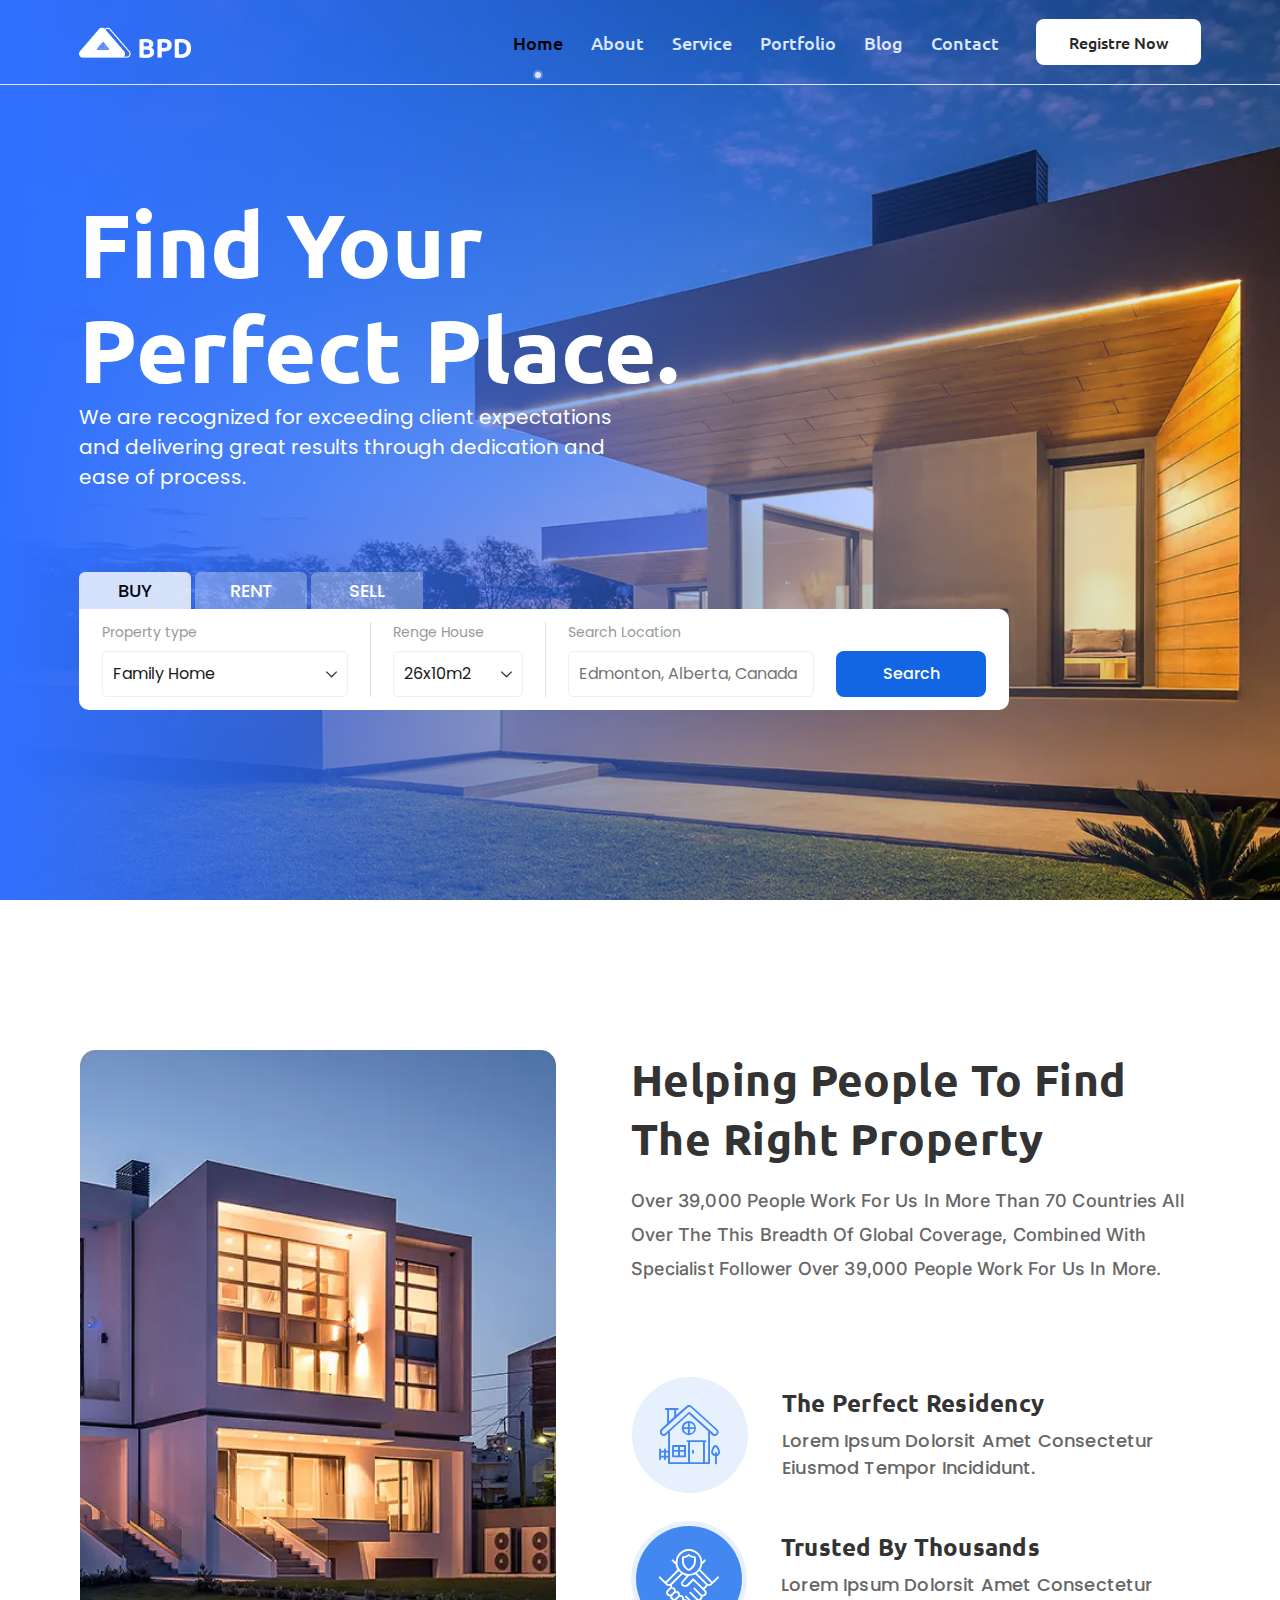
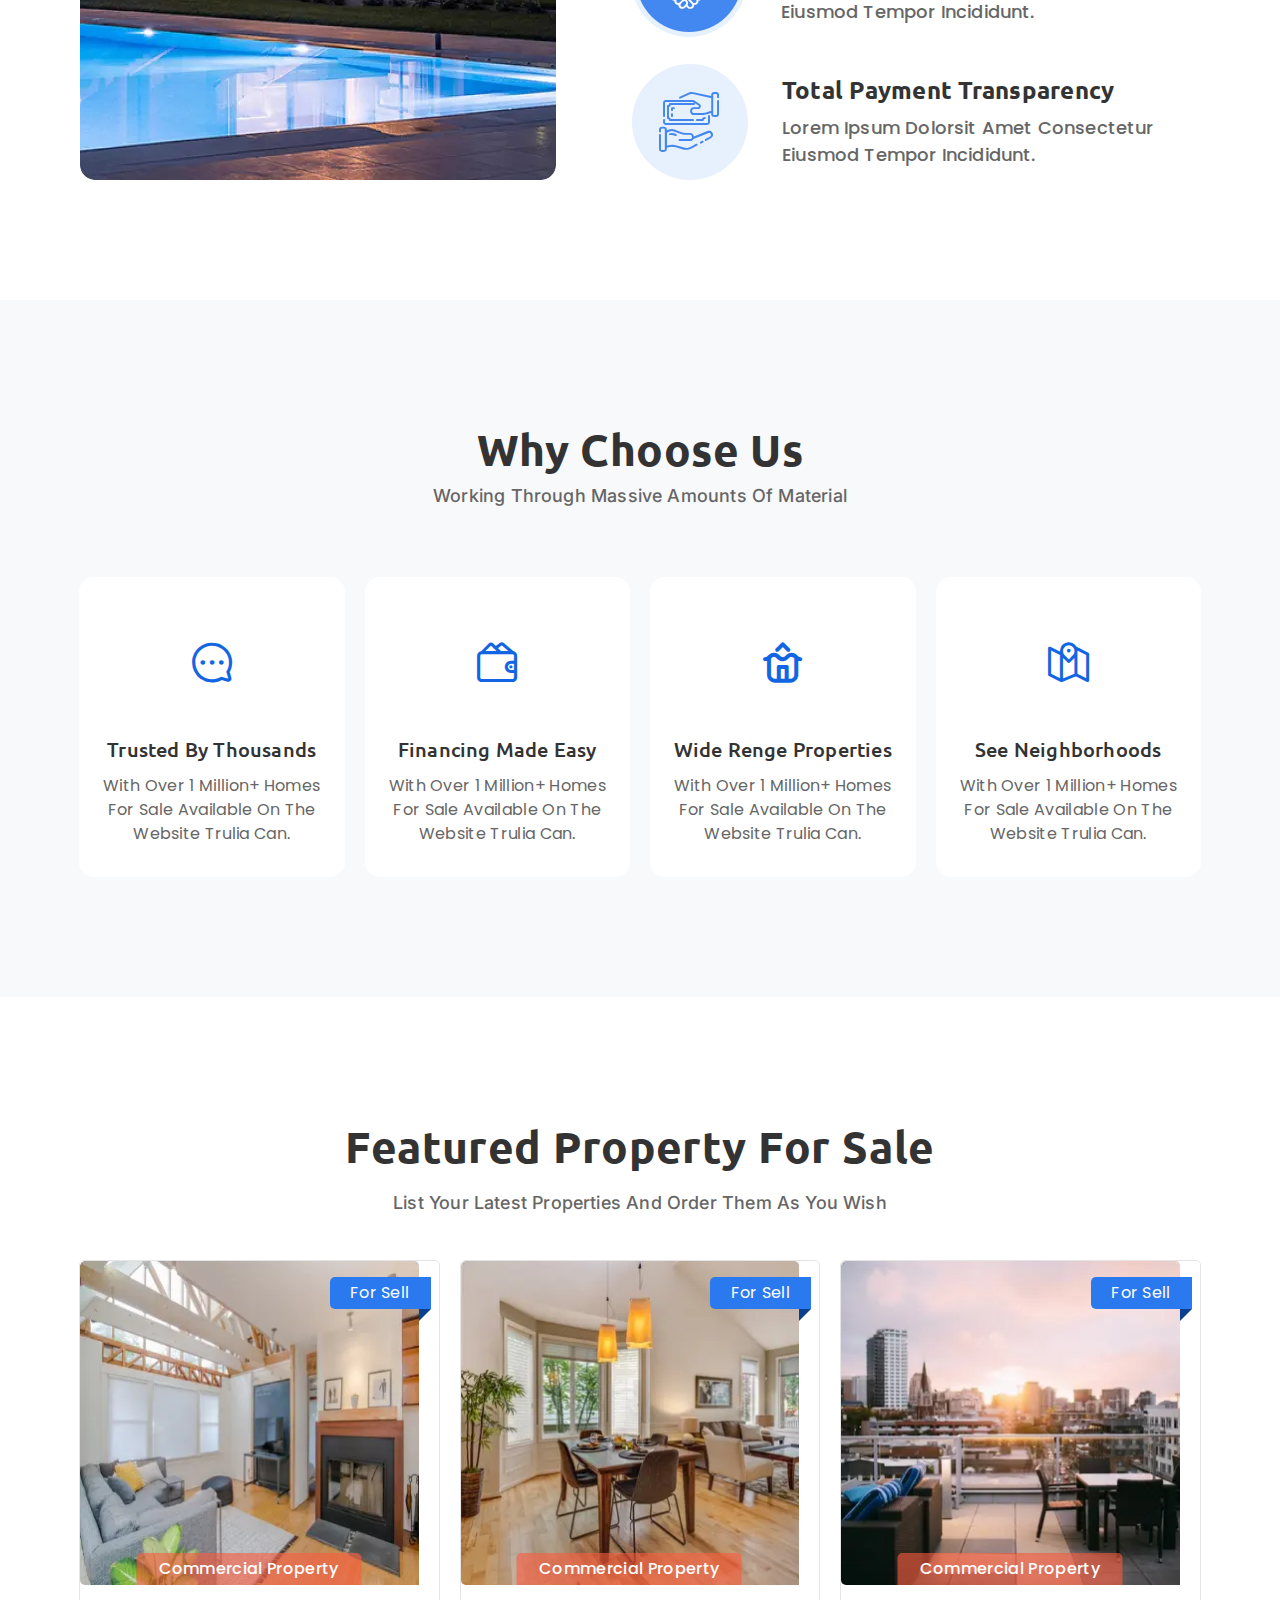
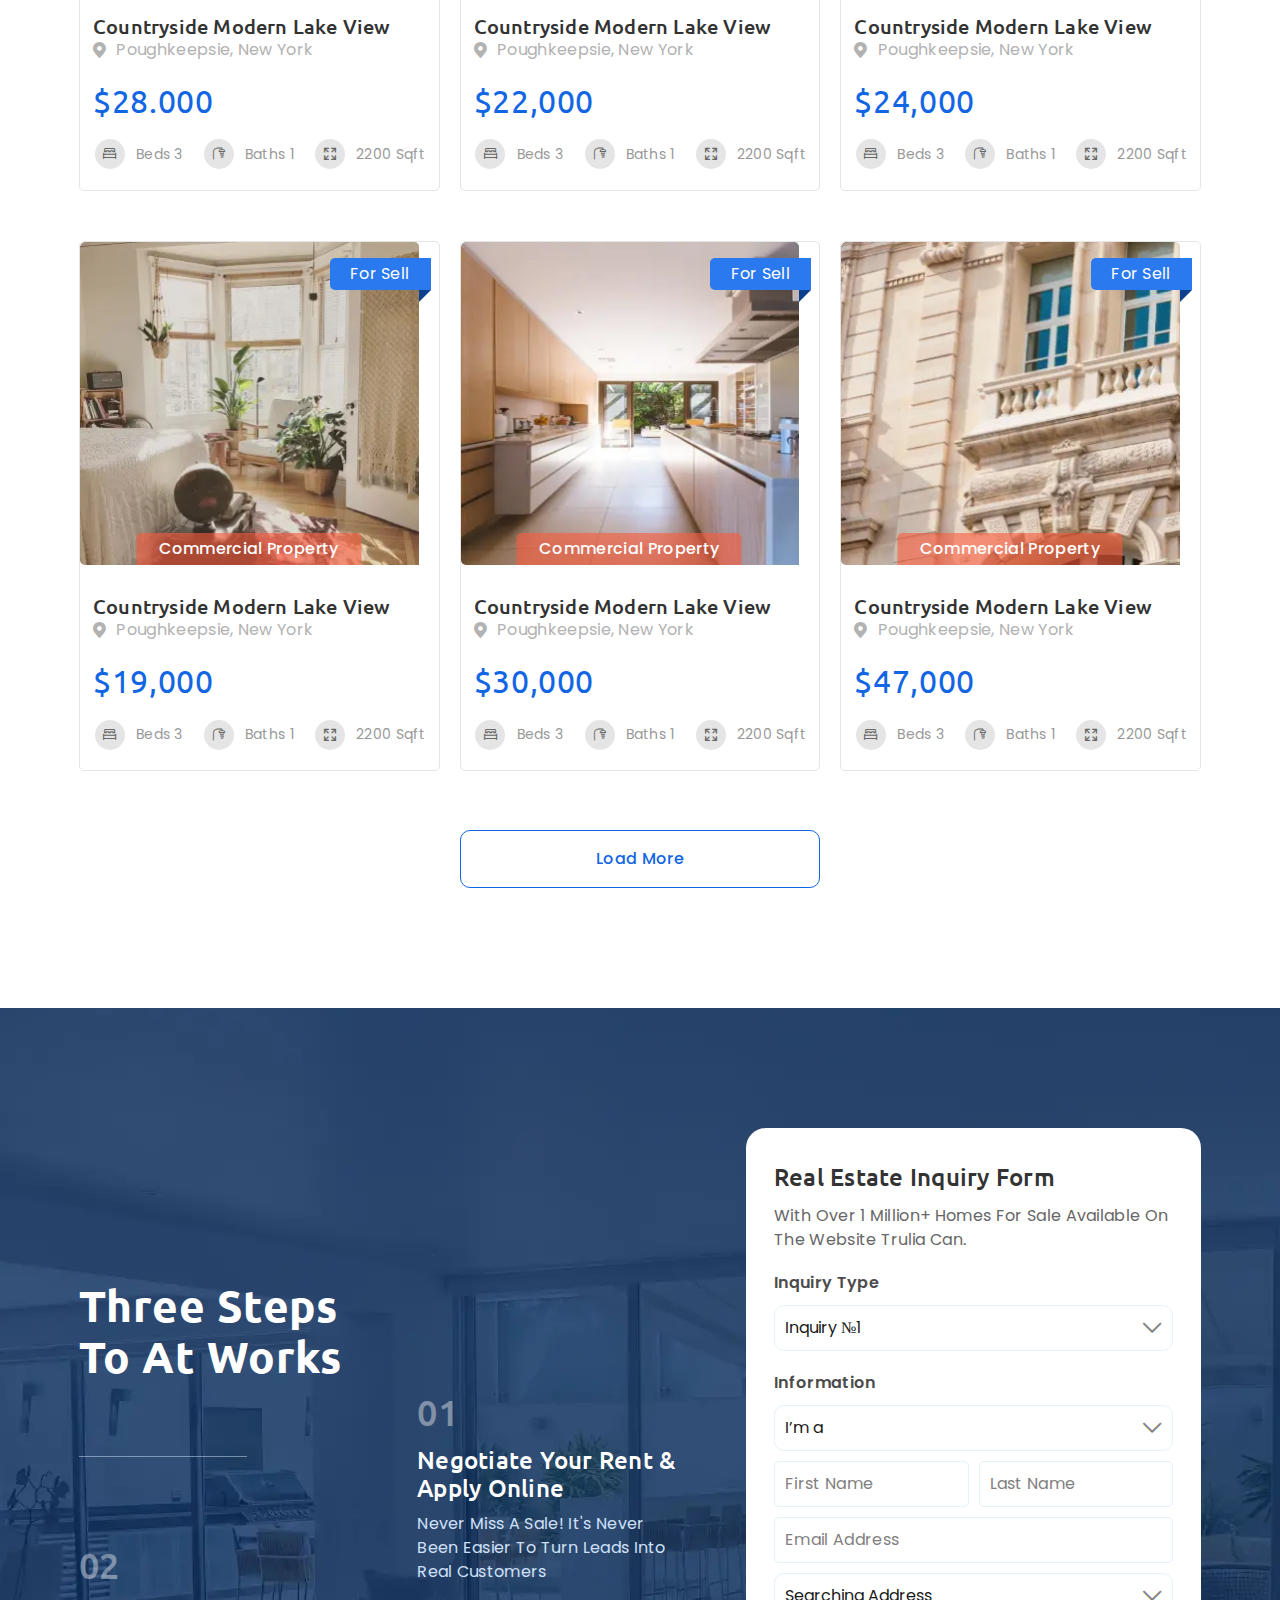
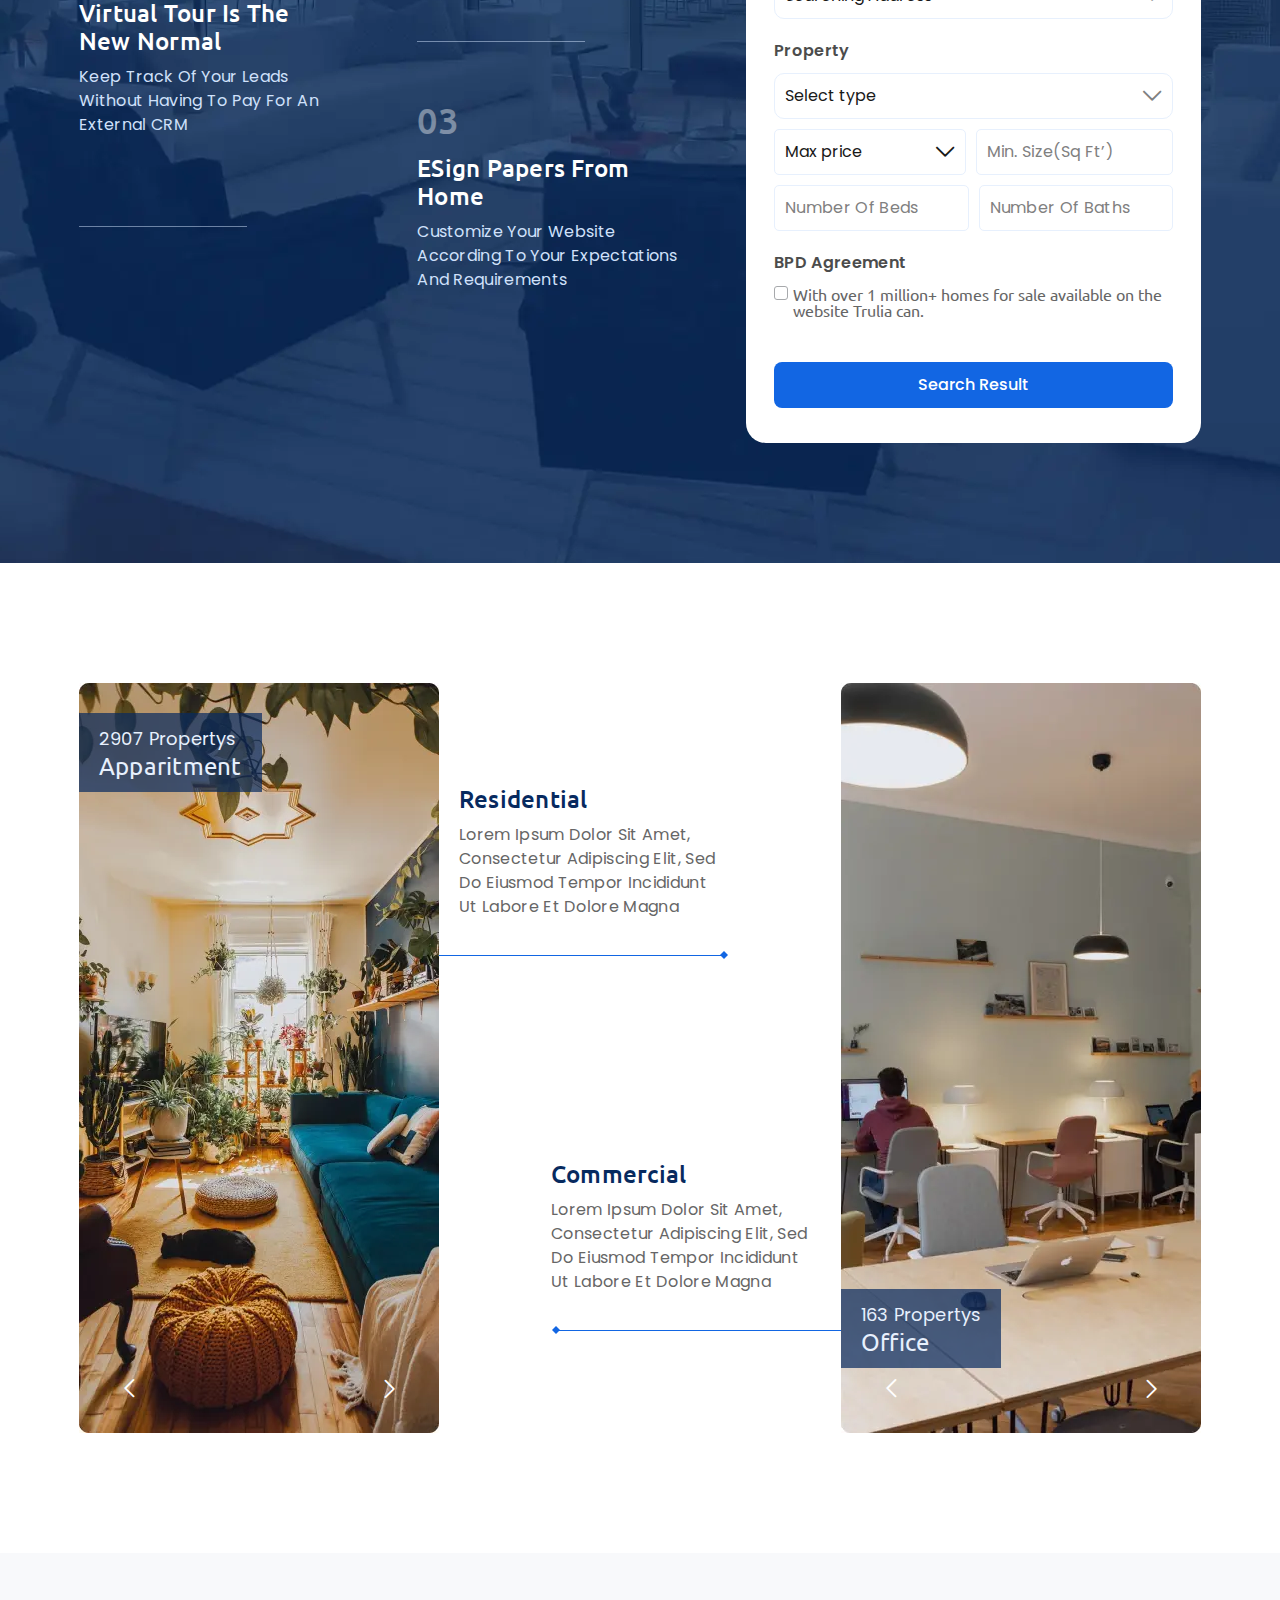
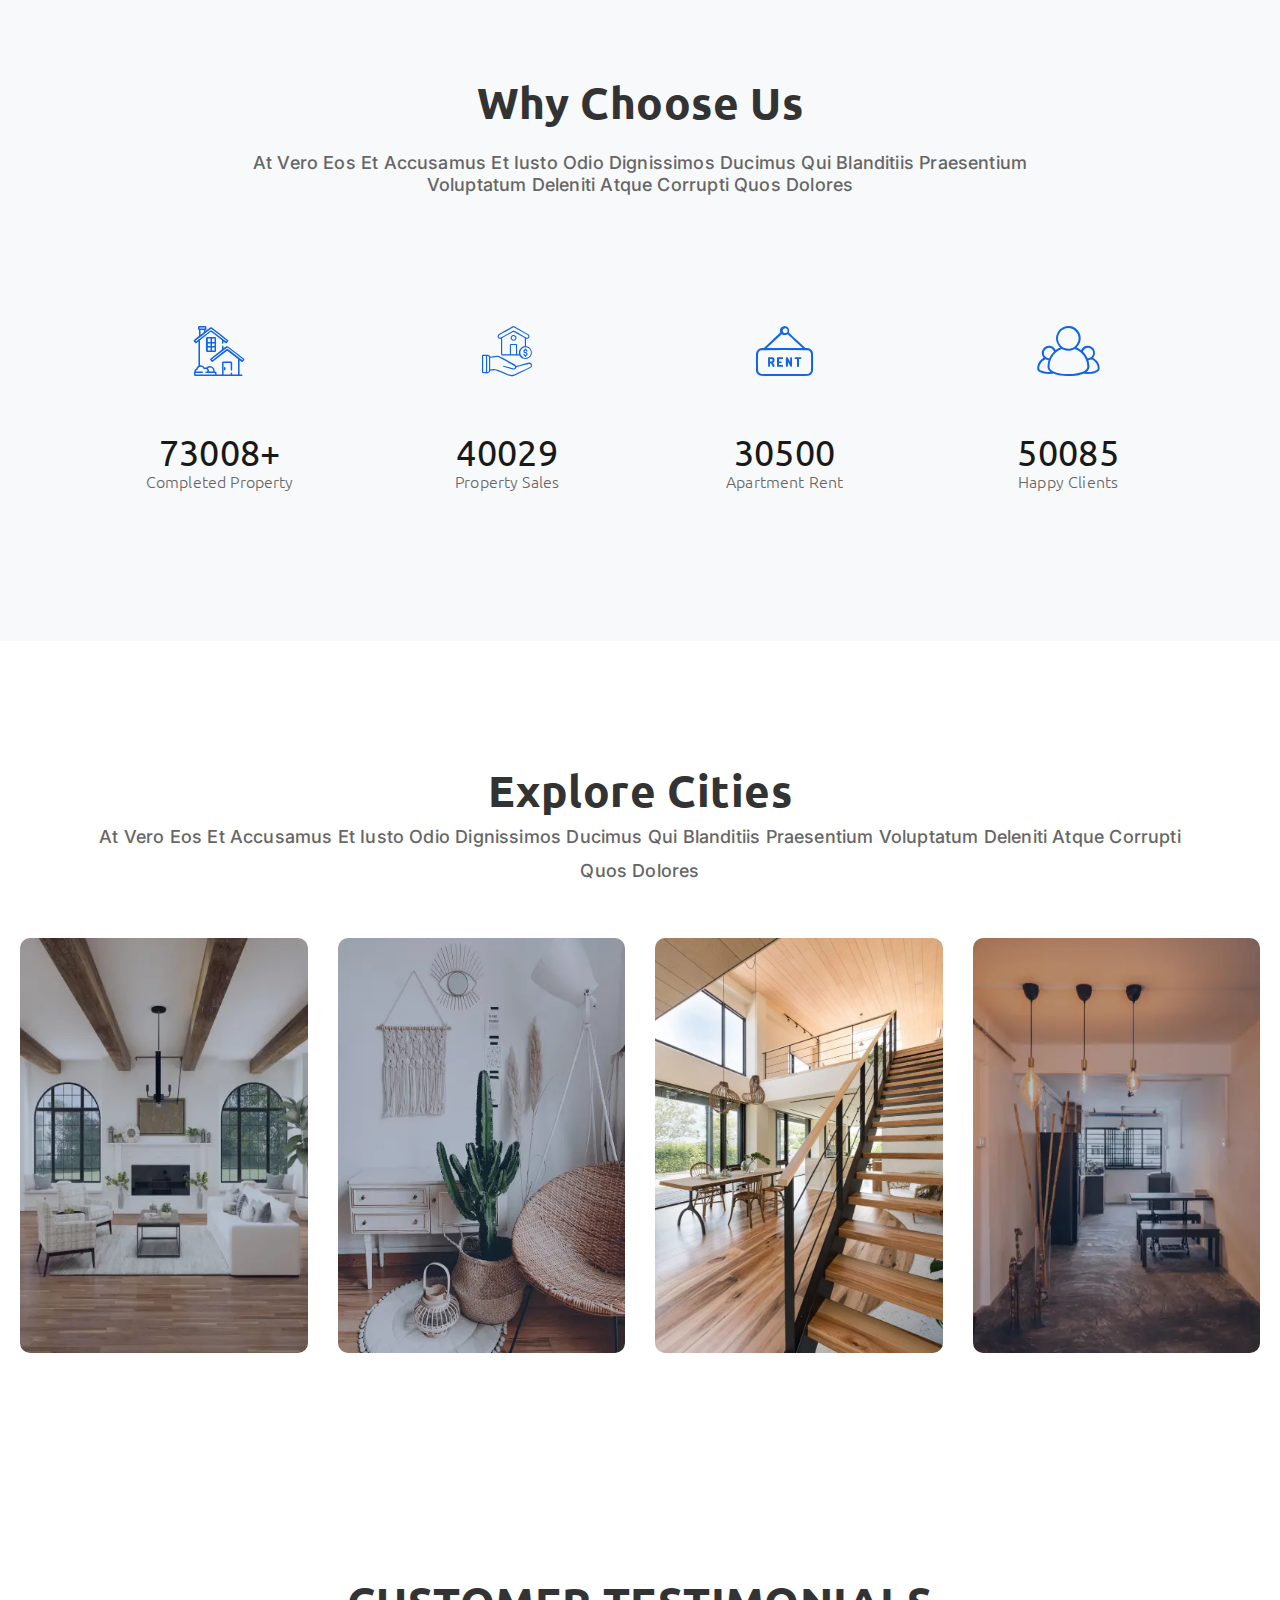
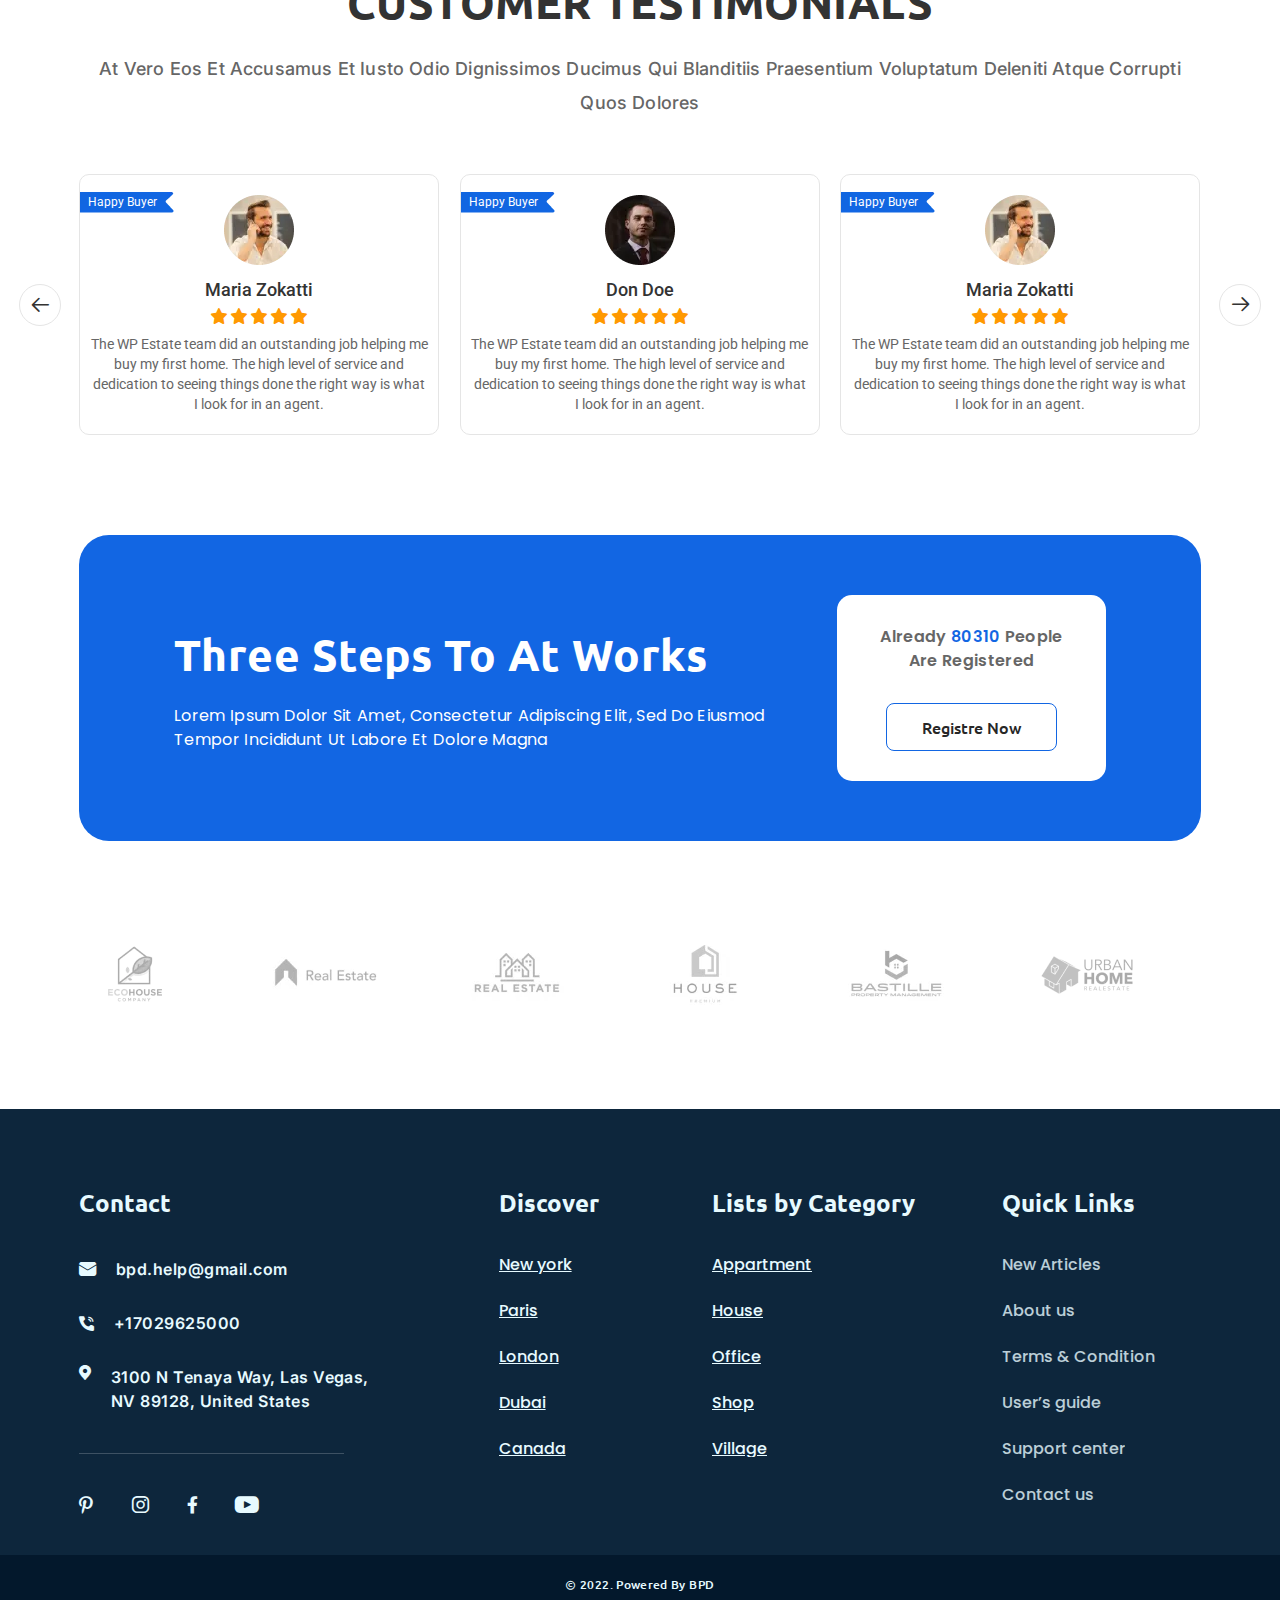
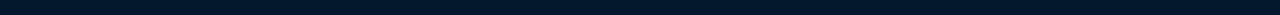
<file: index.html>
<!DOCTYPE html>
<html lang="ru">

<head>
	<title>Главная</title>
	<meta charset="UTF-8">
	<meta name="format-detection" content="telephone=no">
	<!-- <style>body{opacity: 0;}</style> -->
	<link rel="stylesheet" href="css/style.min.css?_v=20230407173939">
	<link rel="shortcut icon" href="favicon.ico">
	<!-- <meta name="robots" content="noindex, nofollow"> -->
	<meta name="viewport" content="width=device-width, initial-scale=1.0">
</head>

<body>
	<div data-sticky class="wrapper">
		<header data-watch="navigator" class="header">
			<span class="horizont-line"></span>
			<div class="header__gradient"></div>
			<div class="header__container">
				<div data-sticky-header class="header__top top-header">
					<div data-sticky-item class="top-header__block">
						<a href="" class="top-header__logo">
							<picture><source srcset="img/logo.webp" type="image/webp"><img src="img/logo.png" alt="Логотип"></picture>
						</a>
						<div class="menu">
							<button type="button" class="menu__icon icon-menu"><span></span></button>
							<nav class="menu__body">

							</nav>
						</div>
						<nav data-da=".menu__body, 991.98" class="top-header__menu">
							<ul>
								<li class="top-header__item">
									<a href="" data-goto-top="90" data-goto=".header" class="top-header__link">Home</a>
								</li>
								<li class="top-header__item">
									<a href="" data-goto-top="90" data-goto=".helping__container" class="top-header__link">About</a>
								</li>
								<li class="top-header__item">
									<a href="" data-goto-top="90" data-goto=".about__container" class="top-header__link">Service</a>
								</li>
								<li class="top-header__item">
									<a href="" data-goto=".estate-sale" class="top-header__link">Portfolio</a>
								</li>
								<li class="top-header__item">
									<a href="" data-goto-top="90" data-goto=".reviews__container" class="top-header__link">Blog</a>
								</li>
								<li class="top-header__item">
									<a href="" data-goto=".footer" class="top-header__link">Contact</a>
								</li>
							</ul>
							<button type="submit" class="top-header__button button">Registre Now</button>
						</nav>
					</div>
				</div>

				<div class="header__main main-header">
					<div class="main-header__title">
						<h1>Find Your Perfect Place.</h1>
						<h3>We are recognized for exceeding client expectations and delivering great
							results through dedication and ease of process.</h3>
					</div>
					<div class="main-header__tabs">
						<div data-tabs class="tabs-header">
							<nav data-tabs-titles class="tabs-header__navigation">
								<button type="button" class="tabs-header__title _tab-active">Buy</button>
								<button type="button" class="tabs-header__title">Rent</button>
								<button type="button" class="tabs-header__title">Sell</button>
							</nav>
							<div data-tabs-body class="tabs-header__content">
								<div class="tabs-header__body">
									<form action="#" class="tabs-header__form form-header">
										<div class="form-header__list">
											<div class="form-header__block">
												<div class="form-header__item form-header__item-one">
													<div class="form-header__label">
														<h3>Property type</h3>
													</div>
													<div class="form-header__select">
														<select name="PropertyType" class="header-select">
															<option value="1" selected>Family Home</option>
															<option value="2">Uninhabited premise</option>
															<option value="3">Earth</option>
														</select>
													</div>
												</div>
												<div class="vertical-line"></div>
												<div class="form-header__item form-header__item-two">
													<div class="form-header__label">
														<h3>Renge House</h3>
													</div>
													<div class="form-header__select">
														<select name="RengeHouse" class="header-select">
															<option value="1" selected>26x10m2</option>
															<option value="2">27x11m2</option>
															<option value="3">28x12m2</option>
														</select>
													</div>
												</div>
												<div class="vertical-line"></div>
												<div class="form-header__item form-header__item-three">
													<div class="form-header__label">
														<h3>Search Location</h3>
													</div>
													<div class="form-header__input">
														<input autocomplete="off" type="text" name="SearchLocation" data-error="Ошибка" placeholder="Edmonton, Alberta, Canada" class="input header-input">
													</div>
												</div>
											</div>

											<button type="submit" class="button form-header__button">Search</button>
										</div>
									</form>
								</div>

								<div class="tabs-header__body">
									<form action="#" class="tabs-header__form form-header">
										<div class="form-header__list">
											<div class="form-header__block">
												<div class="form-header__item form-header__item-one">
													<div class="form-header__label">
														<h3>Property type</h3>
													</div>
													<div class="form-header__select">
														<select name="PropertyType" class="header-select">
															<option value="1">Family Home</option>
															<option value="2" selected>Uninhabited premise</option>
															<option value="3">Earth</option>
														</select>
													</div>
												</div>
												<div class="vertical-line"></div>
												<div class="form-header__item form-header__item-two">
													<div class="form-header__label">
														<h3>Renge House</h3>
													</div>
													<div class="form-header__select">
														<select name="RengeHouse" class="header-select">
															<option value="1">26x10m2</option>
															<option value="2" selected>27x11m2</option>
															<option value="3">28x12m2</option>
														</select>
													</div>
												</div>
												<div class="vertical-line"></div>
												<div class="form-header__item form-header__item-three">
													<div class="form-header__label">
														<h3>Search Location</h3>
													</div>
													<div class="form-header__input">
														<input autocomplete="off" type="text" name="SearchLocation" data-error="Ошибка" placeholder="Edmonton, Alberta, Canada" class="input header-input">
													</div>
												</div>
											</div>

											<button type="submit" class="button form-header__button">Search</button>
										</div>
									</form>
								</div>

								<div class="tabs-header__body">
									<form action="#" class="tabs-header__form form-header">
										<div class="form-header__list">
											<div class="form-header__block">
												<div class="form-header__item form-header__item-one">
													<div class="form-header__label">
														<h3>Property type</h3>
													</div>
													<div class="form-header__select">
														<select name="PropertyType" class="header-select">
															<option value="1">Family Home</option>
															<option value="2">Uninhabited premise</option>
															<option value="3" selected>Earth</option>
														</select>
													</div>
												</div>
												<div class="vertical-line"></div>
												<div class="form-header__item form-header__item-two">
													<div class="form-header__label">
														<h3>Renge House</h3>
													</div>
													<div class="form-header__select">
														<select name="RengeHouse" class="header-select">
															<option value="1">26x10m2</option>
															<option value="2">27x11m2</option>
															<option value="3" selected>28x12m2</option>
														</select>
													</div>
												</div>
												<div class="vertical-line"></div>
												<div class="form-header__item form-header__item-three">
													<div class="form-header__label">
														<h3>Search Location</h3>
													</div>
													<div class="form-header__input">
														<input autocomplete="off" type="text" name="SearchLocation" data-error="Ошибка" placeholder="Edmonton, Alberta, Canada" class="input header-input">
													</div>
												</div>
											</div>

											<button type="submit" class="button form-header__button">Search</button>
										</div>
									</form>
								</div>
							</div>
						</div>
					</div>
				</div>

			</div>
		</header>
		<main class="page">
			<!-- Секция 1 -->
			<section class="helping">
				<div data-watch="navigator" class="helping__container">
					<div class="helping__body">
						<div class="helping__image">
							<picture><source srcset="img/home.webp" type="image/webp"><img src="img/home.jpg" alt="home"></picture>
						</div>
						<div class="helping__info">
							<div class="helping__title">
								<h1 class="title">Helping People to Find The Right Property</h1>
								<h2 class="subtitle">Over 39,000 people work for us in more than 70 countries all over the This
									breadth of global
									coverage, combined with specialist follower Over 39,000 people work for us in more.</h2>
							</div>
							<div class="helping__items">
								<div class="helping__item">
									<div class="helping__icon">
										<div class="_icon-residency">
											<div class="helping__icon_fon"></div>
										</div>
									</div>
									<div class="helping__description">
										<h2>The Perfect Residency</h2>
										<p>Lorem ipsum dolorsit amet consectetur eiusmod tempor incididunt.</p>
									</div>
								</div>

								<div class="helping__item">
									<div class="helping__icon">
										<div class="_icon-handshake">
											<div class="helping__icon_fon"></div>
										</div>
									</div>
									<div class="helping__description">
										<h2>Trusted By Thousands</h2>
										<p>Lorem ipsum dolorsit amet consectetur eiusmod tempor incididunt.</p>
									</div>
								</div>


								<div class="helping__item">
									<div class="helping__icon">
										<div class="_icon-payment">
											<div class="helping__icon_fon"></div>
										</div>
									</div>
									<div class="helping__description">
										<h2>Total Payment Transparency</h2>
										<p>Lorem ipsum dolorsit amet consectetur eiusmod tempor incididunt.</p>
									</div>
								</div>
							</div>
						</div>
					</div>
				</div>
			</section>

			<!-- Секция 2 -->
			<section class="about section">
				<div data-watch="navigator" class="about__container">
					<div class="about__body">
						<div class="about__title">
							<h1 class="title">Why Choose Us</h1>
							<h3 class="subtitle">Working through massive amounts of material</h3>
						</div>
						<div class="about__items">
							<div class="about__item">
								<div class="about__icon">
									<div class="_icon-chat icon-about"></div>
								</div>
								<div class="about__description">
									<h2>Trusted By Thousands</h2>
									<p>With over 1 million+ homes for sale available on the website Trulia can.</p>
								</div>
							</div>

							<div class="about__item">
								<div class="about__icon">
									<div class="_icon-wallet icon-about"></div>
								</div>
								<div class="about__description">
									<h2>Financing Made Easy</h2>
									<p>With over 1 million+ homes for sale available on the website Trulia can.</p>
								</div>
							</div>

							<div class="about__item">
								<div class="about__icon">
									<div class="_icon-home icon-about"></div>
								</div>
								<div class="about__description">
									<h2>Wide Renge Properties</h2>
									<p>With over 1 million+ homes for sale available on the website Trulia can.</p>
								</div>
							</div>

							<div class="about__item">
								<div class="about__icon">
									<div class="_icon-map icon-about"></div>
								</div>
								<div class="about__description">
									<h2>See Neighborhoods</h2>
									<p>With over 1 million+ homes for sale available on the website Trulia can.</p>
								</div>
							</div>
						</div>
					</div>
				</div>
			</section>

			<!-- Секция 3 -->
			<section data-watch="navigator" class="estate-sale">
				<div class="estate-sale__container">
					<div class="estate-sale__body">
						<div class="estate-sale__title">
							<h1 class="title">Featured Property For Sale</h1>
							<h3 class="subtitle">List your latest properties and order them as you wish</h3>
						</div>
						<div data-showmore="size" class="estate-sale__content">
							<div data-showmore-content="1155" class="estate-sale__cards">

								<article class="product-card">
									<div class="product-card__top">
										<div class="product-card__image">
											<div class="product-card__actions">
												<div class="product-card__actions-list">
													<a href="#" class="product-card__actions-item">
														<div class="_icon-favorite product-card__actions-icon"></div>
													</a>
													<a href="#" class="product-card__actions-item">
														<div class="_icon-comparison product-card__actions-icon"></div>
													</a>
												</div>
											</div>
											<picture><source srcset="img/apartments_1.webp" type="image/webp"><img src="img/apartments_1.jpg" alt="apartments_1"></picture>
											<div class="product-card__lable">
												<span>Commercial Property</span>
											</div>
											<div class="product-card__status">
												<span>For Sell</span>
											</div>
										</div>

									</div>


									<div class="product-card__bottom">
										<div class="product-card__body">
											<div class="product-card__block">
												<div class="product-card__title">
													<h3>Countryside Modern Lake View</h3>
												</div>
												<div class="product-card__location">
													<span class="_icon-location">Poughkeepsie, New York</span>
												</div>
											</div>

											<div class="product-card__block">
												<div class="product-card__price">
													$28.000
												</div>
											</div>

											<div class="product-card__block">
												<div class="product-card__info">
													<ul>
														<li>
															<span>Beds 3</span>
															<div class="_icon-bed product-card__icon"></div>
														</li>
														<li>
															<span>Baths 1</span>
															<div class="_icon-shower product-card__icon"></div>
														</li>
														<li>
															<span>2200 Sqft</span>
															<div class="_icon-area product-card__icon"></div>
														</li>
													</ul>
												</div>
											</div>
										</div>
									</div>
								</article>

								<article class="product-card">
									<div class="product-card__top">
										<div class="product-card__image">
											<div class="product-card__actions">
												<div class="product-card__actions-list">
													<a href="#" class="product-card__actions-item">
														<div class="_icon-favorite product-card__actions-icon"></div>
													</a>
													<a href="#" class="product-card__actions-item">
														<div class="_icon-comparison product-card__actions-icon"></div>
													</a>
												</div>
											</div>
											<picture><source srcset="img/apartments_2.webp" type="image/webp"><img src="img/apartments_2.jpg" alt="apartments_1"></picture>
											<div class="product-card__lable">
												<span>Commercial Property</span>
											</div>
											<div class="product-card__status">
												<span>For Sell</span>
											</div>
										</div>

									</div>


									<div class="product-card__bottom">
										<div class="product-card__body">
											<div class="product-card__block">
												<div class="product-card__title">
													<h3>Countryside Modern Lake View</h3>
												</div>
												<div class="product-card__location">
													<span class="_icon-location">Poughkeepsie, New York</span>
												</div>
											</div>

											<div class="product-card__block">
												<div class="product-card__price">
													$22,000
												</div>
											</div>

											<div class="product-card__block">
												<div class="product-card__info">
													<ul>
														<li>
															<span>Beds 3</span>
															<div class="_icon-bed product-card__icon"></div>
														</li>
														<li>
															<span>Baths 1</span>
															<div class="_icon-shower product-card__icon"></div>
														</li>
														<li>
															<span>2200 Sqft</span>
															<div class="_icon-area product-card__icon"></div>
														</li>
													</ul>
												</div>
											</div>
										</div>
									</div>
								</article>

								<article class="product-card">
									<div class="product-card__top">
										<div class="product-card__image">
											<div class="product-card__actions">
												<div class="product-card__actions-list">
													<a href="#" class="product-card__actions-item">
														<div class="_icon-favorite product-card__actions-icon"></div>
													</a>
													<a href="#" class="product-card__actions-item">
														<div class="_icon-comparison product-card__actions-icon"></div>
													</a>
												</div>
											</div>
											<picture><source srcset="img/apartments_3.webp" type="image/webp"><img src="img/apartments_3.jpg" alt="apartments_1"></picture>
											<div class="product-card__lable">
												<span>Commercial Property</span>
											</div>
											<div class="product-card__status">
												<span>For Sell</span>
											</div>
										</div>

									</div>


									<div class="product-card__bottom">
										<div class="product-card__body">
											<div class="product-card__block">
												<div class="product-card__title">
													<h3>Countryside Modern Lake View</h3>
												</div>
												<div class="product-card__location">
													<span class="_icon-location">Poughkeepsie, New York</span>
												</div>
											</div>

											<div class="product-card__block">
												<div class="product-card__price">
													$24,000
												</div>
											</div>

											<div class="product-card__block">
												<div class="product-card__info">
													<ul>
														<li>
															<span>Beds 3</span>
															<div class="_icon-bed product-card__icon"></div>
														</li>
														<li>
															<span>Baths 1</span>
															<div class="_icon-shower product-card__icon"></div>
														</li>
														<li>
															<span>2200 Sqft</span>
															<div class="_icon-area product-card__icon"></div>
														</li>
													</ul>
												</div>
											</div>
										</div>
									</div>
								</article>

								<article class="product-card">
									<div class="product-card__top">
										<div class="product-card__image">
											<div class="product-card__actions">
												<div class="product-card__actions-list">
													<a href="#" class="product-card__actions-item">
														<div class="_icon-favorite product-card__actions-icon"></div>
													</a>
													<a href="#" class="product-card__actions-item">
														<div class="_icon-comparison product-card__actions-icon"></div>
													</a>
												</div>
											</div>
											<picture><source srcset="img/apartments_4.webp" type="image/webp"><img src="img/apartments_4.jpg" alt="apartments_1"></picture>
											<div class="product-card__lable">
												<span>Commercial Property</span>
											</div>
											<div class="product-card__status">
												<span>For Sell</span>
											</div>
										</div>

									</div>


									<div class="product-card__bottom">
										<div class="product-card__body">
											<div class="product-card__block">
												<div class="product-card__title">
													<h3>Countryside Modern Lake View</h3>
												</div>
												<div class="product-card__location">
													<span class="_icon-location">Poughkeepsie, New York</span>
												</div>
											</div>

											<div class="product-card__block">
												<div class="product-card__price">
													$19,000
												</div>
											</div>

											<div class="product-card__block">
												<div class="product-card__info">
													<ul>
														<li>
															<span>Beds 3</span>
															<div class="_icon-bed product-card__icon"></div>
														</li>
														<li>
															<span>Baths 1</span>
															<div class="_icon-shower product-card__icon"></div>
														</li>
														<li>
															<span>2200 Sqft</span>
															<div class="_icon-area product-card__icon"></div>
														</li>
													</ul>
												</div>
											</div>
										</div>
									</div>
								</article>

								<article class="product-card">
									<div class="product-card__top">
										<div class="product-card__image">
											<div class="product-card__actions">
												<div class="product-card__actions-list">
													<a href="#" class="product-card__actions-item">
														<div class="_icon-favorite product-card__actions-icon"></div>
													</a>
													<a href="#" class="product-card__actions-item">
														<div class="_icon-comparison product-card__actions-icon"></div>
													</a>
												</div>
											</div>
											<picture><source srcset="img/apartments_5.webp" type="image/webp"><img src="img/apartments_5.jpg" alt="apartments_1"></picture>
											<div class="product-card__lable">
												<span>Commercial Property</span>
											</div>
											<div class="product-card__status">
												<span>For Sell</span>
											</div>
										</div>

									</div>


									<div class="product-card__bottom">
										<div class="product-card__body">
											<div class="product-card__block">
												<div class="product-card__title">
													<h3>Countryside Modern Lake View</h3>
												</div>
												<div class="product-card__location">
													<span class="_icon-location">Poughkeepsie, New York</span>
												</div>
											</div>

											<div class="product-card__block">
												<div class="product-card__price">
													$30,000
												</div>
											</div>

											<div class="product-card__block">
												<div class="product-card__info">
													<ul>
														<li>
															<span>Beds 3</span>
															<div class="_icon-bed product-card__icon"></div>
														</li>
														<li>
															<span>Baths 1</span>
															<div class="_icon-shower product-card__icon"></div>
														</li>
														<li>
															<span>2200 Sqft</span>
															<div class="_icon-area product-card__icon"></div>
														</li>
													</ul>
												</div>
											</div>
										</div>
									</div>
								</article>

								<article class="product-card">
									<div class="product-card__top">
										<div class="product-card__image">
											<div class="product-card__actions">
												<div class="product-card__actions-list">
													<a href="#" class="product-card__actions-item">
														<div class="_icon-favorite product-card__actions-icon"></div>
													</a>
													<a href="#" class="product-card__actions-item">
														<div class="_icon-comparison product-card__actions-icon"></div>
													</a>
												</div>
											</div>
											<picture><source srcset="img/apartments_6.webp" type="image/webp"><img src="img/apartments_6.jpg" alt="apartments_1"></picture>
											<div class="product-card__lable">
												<span>Commercial Property</span>
											</div>
											<div class="product-card__status">
												<span>For Sell</span>
											</div>
										</div>

									</div>


									<div class="product-card__bottom">
										<div class="product-card__body">
											<div class="product-card__block">
												<div class="product-card__title">
													<h3>Countryside Modern Lake View</h3>
												</div>
												<div class="product-card__location">
													<span class="_icon-location">Poughkeepsie, New York</span>
												</div>
											</div>

											<div class="product-card__block">
												<div class="product-card__price">
													$47,000
												</div>
											</div>

											<div class="product-card__block">
												<div class="product-card__info">
													<ul>
														<li>
															<span>Beds 3</span>
															<div class="_icon-bed product-card__icon"></div>
														</li>
														<li>
															<span>Baths 1</span>
															<div class="_icon-shower product-card__icon"></div>
														</li>
														<li>
															<span>2200 Sqft</span>
															<div class="_icon-area product-card__icon"></div>
														</li>
													</ul>
												</div>
											</div>
										</div>
									</div>
								</article>

								<article class="product-card">
									<div class="product-card__top">
										<div class="product-card__image">
											<div class="product-card__actions">
												<div class="product-card__actions-list">
													<a href="#" class="product-card__actions-item">
														<div class="_icon-favorite product-card__actions-icon"></div>
													</a>
													<a href="#" class="product-card__actions-item">
														<div class="_icon-comparison product-card__actions-icon"></div>
													</a>
												</div>
											</div>
											<picture><source srcset="img/apartments_1.webp" type="image/webp"><img src="img/apartments_1.jpg" alt="apartments_1"></picture>
											<div class="product-card__lable">
												<span>Commercial Property</span>
											</div>
											<div class="product-card__status">
												<span>For Sell</span>
											</div>
										</div>

									</div>


									<div class="product-card__bottom">
										<div class="product-card__body">
											<div class="product-card__block">
												<div class="product-card__title">
													<h3>Countryside Modern Lake View</h3>
												</div>
												<div class="product-card__location">
													<span class="_icon-location">Poughkeepsie, New York</span>
												</div>
											</div>

											<div class="product-card__block">
												<div class="product-card__price">
													$19,000
												</div>
											</div>

											<div class="product-card__block">
												<div class="product-card__info">
													<ul>
														<li>
															<span>Beds 3</span>
															<div class="_icon-bed product-card__icon"></div>
														</li>
														<li>
															<span>Baths 1</span>
															<div class="_icon-shower product-card__icon"></div>
														</li>
														<li>
															<span>2200 Sqft</span>
															<div class="_icon-area product-card__icon"></div>
														</li>
													</ul>
												</div>
											</div>
										</div>
									</div>
								</article>

								<article class="product-card">
									<div class="product-card__top">
										<div class="product-card__image">
											<div class="product-card__actions">
												<div class="product-card__actions-list">
													<a href="#" class="product-card__actions-item">
														<div class="_icon-favorite product-card__actions-icon"></div>
													</a>
													<a href="#" class="product-card__actions-item">
														<div class="_icon-comparison product-card__actions-icon"></div>
													</a>
												</div>
											</div>
											<picture><source srcset="img/apartments_3.webp" type="image/webp"><img src="img/apartments_3.jpg" alt="apartments_1"></picture>
											<div class="product-card__lable">
												<span>Commercial Property</span>
											</div>
											<div class="product-card__status">
												<span>For Sell</span>
											</div>
										</div>

									</div>


									<div class="product-card__bottom">
										<div class="product-card__body">
											<div class="product-card__block">
												<div class="product-card__title">
													<h3>Countryside Modern Lake View</h3>
												</div>
												<div class="product-card__location">
													<span class="_icon-location">Poughkeepsie, New York</span>
												</div>
											</div>

											<div class="product-card__block">
												<div class="product-card__price">
													$25,000
												</div>
											</div>

											<div class="product-card__block">
												<div class="product-card__info">
													<ul>
														<li>
															<span>Beds 3</span>
															<div class="_icon-bed product-card__icon"></div>
														</li>
														<li>
															<span>Baths 1</span>
															<div class="_icon-shower product-card__icon"></div>
														</li>
														<li>
															<span>2200 Sqft</span>
															<div class="_icon-area product-card__icon"></div>
														</li>
													</ul>
												</div>
											</div>
										</div>
									</div>
								</article>

								<article class="product-card">
									<div class="product-card__top">
										<div class="product-card__image">
											<div class="product-card__actions">
												<div class="product-card__actions-list">
													<a href="#" class="product-card__actions-item">
														<div class="_icon-favorite product-card__actions-icon"></div>
													</a>
													<a href="#" class="product-card__actions-item">
														<div class="_icon-comparison product-card__actions-icon"></div>
													</a>
												</div>
											</div>
											<picture><source srcset="img/apartments_2.webp" type="image/webp"><img src="img/apartments_2.jpg" alt="apartments_1"></picture>
											<div class="product-card__lable">
												<span>Commercial Property</span>
											</div>
											<div class="product-card__status">
												<span>For Sell</span>
											</div>
										</div>

									</div>


									<div class="product-card__bottom">
										<div class="product-card__body">
											<div class="product-card__block">
												<div class="product-card__title">
													<h3>Countryside Modern Lake View</h3>
												</div>
												<div class="product-card__location">
													<span class="_icon-location">Poughkeepsie, New York</span>
												</div>
											</div>

											<div class="product-card__block">
												<div class="product-card__price">
													$31,000
												</div>
											</div>

											<div class="product-card__block">
												<div class="product-card__info">
													<ul>
														<li>
															<span>Beds 3</span>
															<div class="_icon-bed product-card__icon"></div>
														</li>
														<li>
															<span>Baths 1</span>
															<div class="_icon-shower product-card__icon"></div>
														</li>
														<li>
															<span>2200 Sqft</span>
															<div class="_icon-area product-card__icon"></div>
														</li>
													</ul>
												</div>
											</div>
										</div>
									</div>
								</article>
							</div>

							<button hidden data-showmore-button type="button" class="estate-sale__more">
								<span class="button">Load More</span>
								<span class="button">Hide</span>
							</button>
						</div>
					</div>
				</div>

				<!-- Секция 4 -->
				<div class="works section">
					<div class="works__container">
						<div class="works__body">
							<div class="works__info info-works">
								<div class="info-works__title">
									<h3>Three steps to at works</h3>
								</div>
								<div class="info-works__body">
									<div class="info-works__left">
										<div class="info-works__horizont-line"></div>
										<div data-da=".info-works__right, 442, 2" class="info-works__item">
											<div class="info-works__number"><span>02</span></div>
											<div class="info-works__discription">
												<p>Virtual tour is the new normal</p>
												<span>Keep track of your leads without having to pay for an external CRM</span>
											</div>
										</div>
										<div class="info-works__horizont-line"></div>
									</div>

									<div class="info-works__right">
										<div class="info-works__item">
											<div class="info-works__number"><span>01</span></div>
											<div class="info-works__discription">
												<p>Negotiate your rent & apply online</p>
												<span>Never miss a sale! It's never been easier to turn leads into real
													customers</span>
											</div>
										</div>
										<div class="info-works__horizont-line"></div>
										<div class="info-works__item">
											<div class="info-works__number"><span>03</span></div>
											<div class="info-works__discription">
												<p>eSign papers from home</p>
												<span>Customize your website according to your expectations and requirements</span>
											</div>
										</div>
									</div>
								</div>
							</div>

							<div class="works__form form-works">
								<div class="form-works__title">
									<h3>Real Estate Inquiry Form</h3>
									<p>With over 1 million+ homes for sale available on the website Trulia can.</p>
								</div>

								<form action="#" class="form-works__form form">
									<div class="form__row">
										<div class="form__label">Inquiry Type</div>
										<div class="form__block">
											<select data-class-modif="form" name="formInquiry" class="form__select">
												<option value="1" selected>Inquiry №1</option>
												<option value="2">Inquiry №2</option>
												<option value="3">Inquiry №3</option>
												<option value="4">Inquiry №4</option>
											</select>
										</div>
									</div>

									<div class="form__row">
										<div class="form__label">Information</div>
										<div class="form__block">
											<select data-class-modif="form" name="formIma" class="form__select">
												<option value="1" selected>I’m a</option>
												<option value="2">Not me</option>
											</select>
											<div class="form__column">
												<input type="text" class="form__input input" placeholder="First name">
												<input type="text" class="form__input input" placeholder="Last name">
											</div>
											<input type="text" class="form__input input" placeholder="Email Address">
											<select data-class-modif="form" name="formAddress" class="form__select">
												<option value="1" selected>Searching Address</option>
												<option value="2">Searching Address 2</option>
												<option value="3">Searching Address 3</option>
											</select>
										</div>
									</div>

									<div class="form__row">
										<div class="form__label">Property</div>
										<div class="form__block">
											<select data-class-modif="form" name="formType" class="form__select">
												<option value="1" selected>Select type</option>
												<option value="2">Select type №2</option>
												<option value="3">Select type №3</option>
											</select>
											<div class="form__column">
												<div data-spollers class="form-spollers">
													<div class="form-spollers__item">
														<button type="button" data-spoller class="form-spollers__title input _icon-arrow">Max
															price</button>
														<div class="form-spollers__body">
															<div id="range" class="form-range"></div>
															<div class="form__inputs-range">
																<input id="min" autocomplete="off" type="text" name="formRangeMin" class="form__input-range">
																<input id="max" autocomplete="off" type="text" name="formRangeMax" class="form__input-range">
															</div>
														</div>
													</div>
												</div>
												<input type="text" class="form__input input" placeholder="min. size(Sq ft’)">
											</div>
											<div class="form__column">
												<input type="text" class="form__input input" placeholder="number of beds">
												<input type="text" class="form__input input" placeholder="number of baths">
											</div>
										</div>
									</div>

									<div class="form__row">
										<div class="form__label">BPD Agreement</div>
										<div class="form__checkbox">
											<input id="c_1" data-error="Ошибка" class="checkbox__input" type="checkbox" value="1" name="formCheckbox">
											<label for="c_1" class="checkbox__label"><span class="checkbox__text">With over 1
													million+ homes for sale available on the website Trulia can.</span></label>
										</div>
									</div>

									<div class="form__row">
										<button type="submit" class="button form__button">Search Result</button>
									</div>
								</form>
							</div>
						</div>
					</div>
				</div>

				<!-- Секция 5 -->
				<div class="propertys section">
					<div class="propertys__container">
						<div class="propertys__body">
							<div class="propertys__item propertys__item-one">
								<div class="propertys__slider swiper">
									<div class="propertys__wrapper swiper-wrapper">
										<div class="propertys__slide swiper-slide">
											<div class="propertys__label propertys__label-left">
												<span>2907 Propertys</span>
												<p>Apparitment</p>
											</div>
											<div class="propertys__image">
												<picture><source srcset="img/residential.webp" type="image/webp"><img src="img/residential.jpg" alt="residential"></picture>
											</div>
										</div>
										<div class="propertys__slide swiper-slide">
											<div class="propertys__label propertys__label-left">
												<span>2907 Propertys</span>
												<p>Apparitment</p>
											</div>
											<div class="propertys__image">
												<picture><source srcset="img/residential.webp" type="image/webp"><img src="img/residential.jpg" alt="residential"></picture>
											</div>
										</div>
									</div>
									<button type="button" class="swiper-button-prev _icon-arrow propertys-button-prev"></button>
									<button type="button" class="swiper-button-next _icon-arrow propertys-button-next"></button>
								</div>
							</div>

							<div class="propertys__info">
								<div data-da=".propertys__item-one, 991.98" class="propertys__list-top">
									<div class="propertys__block-top">
										<h2>Residential</h2>
										<p>Lorem ipsum dolor sit amet, consectetur adipiscing elit, sed do eiusmod tempor
											incididunt ut labore et dolore magna</p>
									</div>
									<div class="propertys__line-top"><span></span></div>
								</div>
								<div data-da=".propertys__item-two, 991.98" class="propertys__list-bottom">
									<div class="propertys__block-bottom">
										<h2>Commercial</h2>
										<p>Lorem ipsum dolor sit amet, consectetur adipiscing elit, sed do eiusmod tempor
											incididunt ut labore et dolore magna</p>
									</div>
									<div class="propertys__line-bottom"><span></span></div>
								</div>
							</div>

							<div class="propertys__item propertys__item-two">
								<div class="propertys__slider swiper">
									<div class="propertys__wrapper swiper-wrapper">
										<div class="propertys__slide swiper-slide">
											<div class="propertys__label propertys__label-right">
												<span>163 Propertys</span>
												<p>Office</p>
											</div>
											<div class="propertys__image">
												<picture><source srcset="img/commercial.webp" type="image/webp"><img src="img/commercial.jpg" alt="commercial"></picture>
											</div>
										</div>
										<div class="propertys__slide swiper-slide">
											<div class="propertys__label propertys__label-right">
												<span>163 Propertys</span>
												<p>Office</p>
											</div>
											<div class="propertys__image">
												<picture><source srcset="img/commercial.webp" type="image/webp"><img src="img/commercial.jpg" alt="commercial"></picture>
											</div>
										</div>
									</div>
									<button type="button" class="swiper-button-prev _icon-arrow propertys-button-prev"></button>
									<button type="button" class="swiper-button-next _icon-arrow propertys-button-next"></button>
								</div>
							</div>
						</div>
					</div>
				</div>

				<!-- Секция 6 -->
				<div class="aboutTwo section">
					<div class="aboutTwo__container">
						<div class="aboutTwo__body">
							<div class="aboutTwo__title">
								<h1 class="title">Why Choose Us</h1>
								<h3 class="subtitle">At vero eos et accusamus et iusto odio dignissimos ducimus qui blanditiis
									praesentium voluptatum deleniti atque corrupti quos dolores</h3>
							</div>
							<div class="aboutTwo__items">
								<div class="aboutTwo__item">
									<div class="aboutTwo__icon">
										<div class="_icon-completed-property icon-aboutTwo"></div>
									</div>
									<div class="aboutTwo__description">
										<h2>73008+</h2>
										<p>Completed Property</p>
									</div>
								</div>

								<div class="aboutTwo__item">
									<div class="aboutTwo__icon">
										<div class="_icon-property-sales icon-aboutTwo"></div>
									</div>
									<div class="aboutTwo__description">
										<h2>40029</h2>
										<p>Property Sales</p>
									</div>
								</div>

								<div class="aboutTwo__item">
									<div class="aboutTwo__icon">
										<div class="_icon-apartment-rent icon-aboutTwo"></div>
									</div>
									<div class="aboutTwo__description">
										<h2>30500</h2>
										<p>Apartment Rent</p>
									</div>
								</div>

								<div class="aboutTwo__item">
									<div class="aboutTwo__icon">
										<div class="_icon-happy-clients icon-aboutTwo"></div>
									</div>
									<div class="aboutTwo__description">
										<h2>50085</h2>
										<p>Happy Clients</p>
									</div>
								</div>
							</div>
						</div>
					</div>
				</div>

				<!-- Секция 7 -->
				<div class="cities">
					<div class="cities__container">
						<div class="cities__title">
							<h1 class="title">Explore Cities</h1>
							<h3 class="subtitle">At vero eos et accusamus et iusto odio dignissimos ducimus qui blanditiis
								praesentium voluptatum deleniti atque corrupti quos dolores</h3>
						</div>
					</div>

					<div class="cities__slider swiper">
						<div class="cities__wrapper swiper-wrapper">
							<div class="cities__slide swiper-slide">
								<picture><source srcset="img/canada.webp" type="image/webp"><img src="img/canada.jpg" alt="Canada"></picture>
								<div class="cities__label">
									<p>Canada</p>
									<span>583 Properties</span>
								</div>
							</div>

							<div class="cities__slide swiper-slide">
								<picture><source srcset="img/dubai.webp" type="image/webp"><img src="img/dubai.jpg" alt="Dubai"></picture>
								<div class="cities__label">
									<p>Dubai</p>
									<span>107 Properties</span>
								</div>
							</div>

							<div class="cities__slide swiper-slide">
								<picture><source srcset="img/usa.webp" type="image/webp"><img src="img/usa.jpg" alt="USA"></picture>
								<div class="cities__label">
									<p>USA</p>
									<span>5903 Properties</span>
								</div>
							</div>

							<div class="cities__slide swiper-slide">
								<picture><source srcset="img/singapore.webp" type="image/webp"><img src="img/singapore.jpg" alt="Singapore"></picture>
								<div class="cities__label">
									<p>Singapore</p>
									<span>369 Properties</span>
								</div>
							</div>

							<div class="cities__slide swiper-slide">
								<picture><source srcset="img/maldives.webp" type="image/webp"><img src="img/maldives.jpg" alt="Maldives"></picture>
								<div class="cities__label">
									<p>Maldives</p>
									<span>52 Properties</span>
								</div>
							</div>

							<div class="cities__slide swiper-slide">
								<picture><source srcset="img/canada.webp" type="image/webp"><img src="img/canada.jpg" alt="Canada"></picture>
								<div class="cities__label">
									<p>Canada</p>
									<span>583 Properties</span>
								</div>
							</div>

							<div class="cities__slide swiper-slide">
								<picture><source srcset="img/dubai.webp" type="image/webp"><img src="img/dubai.jpg" alt="Dubai"></picture>
								<div class="cities__label">
									<p>Dubai</p>
									<span>107 Properties</span>
								</div>
							</div>

							<div class="cities__slide swiper-slide">
								<picture><source srcset="img/usa.webp" type="image/webp"><img src="img/usa.jpg" alt="USA"></picture>
								<div class="cities__label">
									<p>USA</p>
									<span>5903 Properties</span>
								</div>
							</div>

							<div class="cities__slide swiper-slide">
								<picture><source srcset="img/singapore.webp" type="image/webp"><img src="img/singapore.jpg" alt="Singapore"></picture>
								<div class="cities__label">
									<p>Singapore</p>
									<span>369 Properties</span>
								</div>
							</div>

							<div class="cities__slide swiper-slide">
								<picture><source srcset="img/maldives.webp" type="image/webp"><img src="img/maldives.jpg" alt="Maldives"></picture>
								<div class="cities__label">
									<p>Maldives</p>
									<span>52 Properties</span>
								</div>
							</div>
						</div>
					</div>
				</div>
			</section>

			<!-- Секция 8 -->
			<section class="reviews">
				<div data-watch="navigator" class="reviews__container">
					<div class="reviews__title">
						<h1 class="title">CUSTOMER TESTIMONIALS</h1>
						<h3 class="subtitle">At vero eos et accusamus et iusto odio dignissimos ducimus qui blanditiis
							praesentium voluptatum deleniti atque corrupti quos dolores</h3>
					</div>
					<div class="reviews__list">
						<div class="reviews__client client-reviews">
							<div class="client-reviews__slider swiper">
								<div class="client-reviews__wrapper swiper-wrapper">
									<div class="client-reviews__slide swiper-slide">
										<div class="client-reviews__person">
											<div class="client-reviews__image">
												<picture><source srcset="img/maria-zokatti.webp" type="image/webp"><img src="img/maria-zokatti.png" alt="Maria Zokatti"></picture>
											</div>
											<div class="client-reviews__name">
												<p>Maria Zokatti</p>
												<div class="client-reviews__rating">
													<div class="_icon-rating"></div>
													<div class="_icon-rating"></div>
													<div class="_icon-rating"></div>
													<div class="_icon-rating"></div>
													<div class="_icon-rating"></div>
												</div>
											</div>
											<div class="client-reviews__description">
												The WP Estate team did an outstanding job helping me buy my first home. The high
												level of service and dedication to seeing things done the right way is what I look
												for in an agent.
											</div>
											<div class="client-reviews__label">
												<p>happy buyer</p>
												<picture><source srcset="img/happy-buyer.webp" type="image/webp"><img src="img/happy-buyer.png" alt="happy-buyer"></picture>
											</div>
										</div>
									</div>

									<div class="client-reviews__slide swiper-slide">
										<div class="client-reviews__person">
											<div class="client-reviews__image">
												<picture><source srcset="img/don-doe.webp" type="image/webp"><img src="img/don-doe.png" alt="Don Doe"></picture>
											</div>
											<div class="client-reviews__name">
												<p>Don Doe</p>
												<div class="client-reviews__rating">
													<div class="_icon-rating"></div>
													<div class="_icon-rating"></div>
													<div class="_icon-rating"></div>
													<div class="_icon-rating"></div>
													<div class="_icon-rating"></div>
												</div>
											</div>
											<div class="client-reviews__description">
												The WP Estate team did an outstanding job helping me buy my first home. The high
												level of service and dedication to seeing things done the right way is what I
												look
												for in an agent.
											</div>
											<div class="client-reviews__label">
												<p>happy buyer</p>
												<picture><source srcset="img/happy-buyer.webp" type="image/webp"><img src="img/happy-buyer.png" alt="happy-buyer"></picture>
											</div>
										</div>
									</div>

									<div class="client-reviews__slide swiper-slide">
										<div class="client-reviews__person">
											<div class="client-reviews__image">
												<picture><source srcset="img/maria-zokatti.webp" type="image/webp"><img src="img/maria-zokatti.png" alt="Maria Zokatti"></picture>
											</div>
											<div class="client-reviews__name">
												<p>Maria Zokatti</p>
												<div class="client-reviews__rating">
													<div class="_icon-rating"></div>
													<div class="_icon-rating"></div>
													<div class="_icon-rating"></div>
													<div class="_icon-rating"></div>
													<div class="_icon-rating"></div>
												</div>
											</div>
											<div class="client-reviews__description">
												The WP Estate team did an outstanding job helping me buy my first home. The high
												level of service and dedication to seeing things done the right way is what I look
												for in an agent.
											</div>
											<div class="client-reviews__label">
												<p>happy buyer</p>
												<picture><source srcset="img/happy-buyer.webp" type="image/webp"><img src="img/happy-buyer.png" alt="happy-buyer"></picture>
											</div>
										</div>
									</div>

									<div class="client-reviews__slide swiper-slide">
										<div class="client-reviews__person">
											<div class="client-reviews__image">
												<picture><source srcset="img/kent-odeldan.webp" type="image/webp"><img src="img/kent-odeldan.png" alt="Kent Odeldan"></picture>
											</div>
											<div class="client-reviews__name">
												<p>Kent Odeldan</p>
												<div class="client-reviews__rating">
													<div class="_icon-rating"></div>
													<div class="_icon-rating"></div>
													<div class="_icon-rating"></div>
													<div class="_icon-rating"></div>
													<div class="_icon-rating"></div>
												</div>
											</div>
											<div class="client-reviews__description">
												The WP Estate team did an outstanding job helping me buy my first home. The high
												level of service and dedication to seeing things done the right way is what I
												look
												for in an agent.
											</div>
											<div class="client-reviews__label">
												<p>happy buyer</p>
												<picture><source srcset="img/happy-buyer.webp" type="image/webp"><img src="img/happy-buyer.png" alt="happy-buyer"></picture>
											</div>
										</div>
									</div>

									<div class="client-reviews__slide swiper-slide">
										<div class="client-reviews__person">
											<div class="client-reviews__image">
												<picture><source srcset="img/don-doe.webp" type="image/webp"><img src="img/don-doe.png" alt="Don Doe"></picture>
											</div>
											<div class="client-reviews__name">
												<p>Don Doe</p>
												<div class="client-reviews__rating">
													<div class="_icon-rating"></div>
													<div class="_icon-rating"></div>
													<div class="_icon-rating"></div>
													<div class="_icon-rating"></div>
													<div class="_icon-rating"></div>
												</div>
											</div>
											<div class="client-reviews__description">
												The WP Estate team did an outstanding job helping me buy my first home. The high
												level of service and dedication to seeing things done the right way is what I
												look
												for in an agent.
											</div>
											<div class="client-reviews__label">
												<p>happy buyer</p>
												<picture><source srcset="img/happy-buyer.webp" type="image/webp"><img src="img/happy-buyer.png" alt="happy-buyer"></picture>
											</div>
										</div>
									</div>

									<div class="client-reviews__slide swiper-slide">
										<div class="client-reviews__person">
											<div class="client-reviews__image">
												<picture><source srcset="img/kent-odeldan.webp" type="image/webp"><img src="img/kent-odeldan.png" alt="Kent Odeldan"></picture>
											</div>
											<div class="client-reviews__name">
												<p>Kent Odeldan</p>
												<div class="client-reviews__rating">
													<div class="_icon-rating"></div>
													<div class="_icon-rating"></div>
													<div class="_icon-rating"></div>
													<div class="_icon-rating"></div>
													<div class="_icon-rating"></div>
												</div>
											</div>
											<div class="client-reviews__description">
												The WP Estate team did an outstanding job helping me buy my first home. The high
												level of service and dedication to seeing things done the right way is what I
												look
												for in an agent.
											</div>
											<div class="client-reviews__label">
												<p>happy buyer</p>
												<picture><source srcset="img/happy-buyer.webp" type="image/webp"><img src="img/happy-buyer.png" alt="happy-buyer"></picture>
											</div>
										</div>
									</div>
								</div>
							</div>
							<button type="button" class="swiper-button-prev _icon-arrow-slider client-button-prev"></button>
							<button type="button" class="swiper-button-next _icon-arrow-slider client-button-next"></button>
						</div>

						<div class="reviews__callback callback-reviews">
							<div class="callback-reviews__info">
								<h1>Three steps to at works</h1>
								<p>Lorem ipsum dolor sit amet, consectetur adipiscing elit, sed do eiusmod tempor incididunt ut
									labore et dolore magna</p>
							</div>
							<div class="callback-reviews__reg">
								<p>Already <span>80310</span> people are registered</p>
								<button type="submit" class="button callback-reviews__button">Registre Now</button>
							</div>
						</div>

						<div class="reviews__company company-reviews">
							<div class="company-reviews__slider swiper">
								<div class="company-reviews__wrapper swiper-wrapper">
									<div class="company-reviews__slide swiper-slide">
										<picture><source srcset="img/ecohouse.webp" type="image/webp"><img src="img/ecohouse.png" alt="ecohouse"></picture>
									</div>
									<div class="company-reviews__slide swiper-slide">
										<picture><source srcset="img/real-estate.webp" type="image/webp"><img src="img/real-estate.png" alt="real-estate"></picture>
									</div>
									<div class="company-reviews__slide swiper-slide">
										<picture><source srcset="img/real-estate2.webp" type="image/webp"><img src="img/real-estate2.png" alt="real-estate2"></picture>
									</div>
									<div class="company-reviews__slide swiper-slide">
										<picture><source srcset="img/house.webp" type="image/webp"><img src="img/house.png" alt="house"></picture>
									</div>
									<div class="company-reviews__slide swiper-slide">
										<picture><source srcset="img/bastille.webp" type="image/webp"><img src="img/bastille.png" alt="bastille"></picture>
									</div>
									<div class="company-reviews__slide swiper-slide">
										<picture><source srcset="img/urban-home.webp" type="image/webp"><img src="img/urban-home.png" alt="urban-home"></picture>
									</div>
								</div>
							</div>
						</div>
					</div>
				</div>
			</section>
		</main>
		<footer data-watch="navigator" class="footer">
			<div class="footer__top">
				<div class="footer__container">
					<div class="footer__content">
						<div class="footer__contacts">
							<div class="footer__title">Contact</div>
							<ul class="footer__list">
								<li class="_icon-mail"><a href="#" type="email" class="footer__link">bpd.help@gmail.com</a></li>
								<li class="_icon-phone"><a href="#" type="tel" class="footer__link">+17029625000</a></li>
								<li class="_icon-location"><a href="#" type="map" class="footer__link">3100 N Tenaya Way, Las Vegas,
										NV 89128, United States</a></li>
							</ul>
							<div class="footer__horizont-line"></div>
							<ul class="footer__social">
								<li><a href="#" class="_icon-pinterest"></a></li>
								<li><a href="#" class="_icon-instagram"></a></li>
								<li><a href="#" class="_icon-facebook"></a></li>
								<li><a href="#" class="_icon-youtube"></a></li>
							</ul>
						</div>

						<div class="footer__info">
							<div data-spollers="991.98" class="footer__block">
								<div class="footer__item">
									<button type="button" data-spoller class="footer__title">Discover</button>
									<div class="spollers__body">
										<ul class="footer__items">
											<li><a href="#">New york</a></li>
											<li><a href="#">Paris</a></li>
											<li><a href="#">London</a></li>
											<li><a href="#">Dubai</a></li>
											<li><a href="#">Canada</a></li>
											<li><a href="#">Paris</a></li>
											<li><a href="#">New york</a></li>
											<li><a href="#">London</a></li>
										</ul>
									</div>
								</div>
							</div>

							<div data-spollers="991.98" class="footer__block">
								<div class="spollers__item footer__item">
									<button type="button" data-spoller class="footer__title">Lists by Category</button>
									<div class="spollers__body">
										<ul class="footer__items">
											<li><a href="#">Appartment</a></li>
											<li><a href="#">House</a></li>
											<li><a href="#">Office</a></li>
											<li><a href="#">Shop</a></li>
											<li><a href="#">Village</a></li>
											<li><a href="#">House</a></li>
											<li><a href="#">Office</a></li>
											<li><a href="#">Appartment</a></li>
										</ul>
									</div>
								</div>
							</div>

							<div data-spollers="991.98" class="footer__block">
								<div class="footer__item">
									<button type="button" data-spoller class="footer__title">Quick Links</button>
									<div class="spollers__body">
										<ul class="footer__items footer__items_visible">
											<li><a href="#">New Articles</a></li>
											<li><a href="#">About us</a></li>
											<li><a href="#">Terms & Condition</a></li>
											<li><a href="#">User’s guide</a></li>
											<li><a href="#">Support center</a></li>
											<li><a href="#">Contact us</a></li>
										</ul>
									</div>
								</div>
							</div>
						</div>
					</div>
				</div>
			</div>
			<div class="footer__bottom">
				<div class="footer__copyright _icon-copyright">2022. Powered By BPD</div>
			</div>
		</footer>
	</div>
	<!-- <div id="popup" aria-hidden="true" class="popup">
	<div class="popup__wrapper">
		<div class="popup__content">
			<button data-close type="button" class="popup__close">Закрыть</button>
			<div class="popup__text">
				Text
			</div>
		</div>
	</div>
</div> -->
	<script src="js/app.min.js?_v=20230407173939"></script>
</body>

</html>
</file>
<file: css/style.min.css>
@charset "UTF-8";@import url(https://fonts.googleapis.com/css?family=Ubuntu:300,400,500,700&display=swap);@import url(https://fonts.googleapis.com/css?family=Poppins:300,400,500,600&display=swap);@import url(https://fonts.googleapis.com/css?family=Inter:300,400,500,600&display=swap);@import url(https://fonts.googleapis.com/css?family=Roboto:300,400,500&display=swap);@font-face{font-family:icons;font-display:swap;src:url(../fonts/icons.woff2) format("woff2"),url(../fonts/icons.woff) format("woff");font-weight:400;font-style:normal}[class*=_icon-]:before{font-family:icons;font-style:normal;font-weight:400;font-variant:normal;text-transform:none;line-height:1;-webkit-font-smoothing:antialiased;-moz-osx-font-smoothing:grayscale}[class*=_icon-]:before{display:block}._icon-apartment-rent:before{content:"\e900"}._icon-completed-property:before{content:"\e907"}._icon-happy-clients:before{content:"\e90c"}._icon-property-sales:before{content:"\e915"}._icon-area:before{content:"\e901"}._icon-arrow:before{content:"\e902"}._icon-arrow-slider:before{content:"\e903"}._icon-bed:before{content:"\e904"}._icon-chat:before{content:"\e905"}._icon-comparison:before{content:"\e906"}._icon-copyright:before{content:"\e908"}._icon-facebook:before{content:"\e909"}._icon-favorite:before{content:"\e90a"}._icon-handshake:before{content:"\e90b"}._icon-home:before{content:"\e90d"}._icon-instagram:before{content:"\e90e"}._icon-location:before{content:"\e90f"}._icon-mail:before{content:"\e910"}._icon-map:before{content:"\e911"}._icon-payment:before{content:"\e912"}._icon-phone:before{content:"\e913"}._icon-pinterest:before{content:"\e914"}._icon-residency:before{content:"\e916"}._icon-shower:before{content:"\e917"}._icon-wallet:before{content:"\e918"}._icon-youtube:before{content:"\e919"}._icon-rating:before{content:"\e91a"}*{padding:0;margin:0;border:0}*,:after,:before{-webkit-box-sizing:border-box;box-sizing:border-box}body,html{height:100%;min-width:320px}body{color:#666;line-height:1;font-family:Ubuntu;font-size:1rem;-ms-text-size-adjust:100%;-moz-text-size-adjust:100%;-webkit-text-size-adjust:100%;-webkit-font-smoothing:antialiased;-moz-osx-font-smoothing:grayscale}button,input,textarea{font-family:Ubuntu;font-size:inherit}button{cursor:pointer;color:inherit;background-color:inherit}a{color:inherit}a:link,a:visited{text-decoration:none}a:hover{text-decoration:none}ul li{list-style:none}img{vertical-align:top}h1,h2,h3,h4,h5,h6{font-weight:inherit;font-size:inherit}.lock body{overflow:hidden;-ms-touch-action:none;touch-action:none}.wrapper{min-height:100%;display:-webkit-box;display:-ms-flexbox;display:flex;-webkit-box-orient:vertical;-webkit-box-direction:normal;-ms-flex-direction:column;flex-direction:column;overflow:hidden}.wrapper>main{-webkit-box-flex:1;-ms-flex:1 1 auto;flex:1 1 auto}.wrapper>*{min-width:0}[class*=__container]{max-width:70.125rem;-webkit-box-sizing:content-box;box-sizing:content-box;margin:0 auto;padding:0 .9375rem}.button{display:-webkit-inline-box;display:-ms-inline-flexbox;display:inline-flex;-webkit-box-align:center;-ms-flex-align:center;align-items:center;-webkit-box-pack:center;-ms-flex-pack:center;justify-content:center;padding:.6875rem 2.0625rem;border-radius:.5rem;background-color:#fff;color:#272727;max-width:10.6875rem;width:100%;font-size:1rem;font-weight:500;line-height:1.5;-webkit-transition:all .2s ease 0s;-o-transition:all .2s ease 0s;transition:all .2s ease 0s}.button._fw{width:100%}input[type=email],input[type=tel],input[type=text],textarea{-webkit-appearance:none;-moz-appearance:none;appearance:none;outline:0}.input{width:100%;display:inline-block;font-family:Poppins;font-size:1rem;font-weight:400;line-height:1.5;padding:.625rem .625rem;border:1px solid #e7f0fd;border-radius:.3125rem;color:#191919}textarea.input{resize:none;padding:0 0}.checkbox{position:relative}.checkbox:not(:last-child){margin-bottom:.3125em}.checkbox__input{position:absolute;width:0;height:0;opacity:0}.checkbox__input:checked+.checkbox__label:before{background:#1266e3;border:1px solid #1266e3}.checkbox__label{cursor:pointer;display:-webkit-inline-box;display:-ms-inline-flexbox;display:inline-flex;-webkit-box-align:center;-ms-flex-align:center;align-items:center;position:relative;gap:5px}.checkbox__label:before{content:"";-ms-flex-item-align:start;align-self:flex-start;-webkit-box-flex:0;-ms-flex:0 0 14px;flex:0 0 14px;width:14px;height:14px;border:1px solid #a7a9ac;border-radius:.1875rem}.select{position:relative}.select__body{position:relative}.select__title{color:inherit;text-align:left;border:1px solid #e7f0fd;background-color:#fff;cursor:pointer;width:100%;border-radius:5px}.select__value{display:-webkit-box;display:-ms-flexbox;display:flex;-webkit-box-align:center;-ms-flex-align:center;align-items:center;padding:.625rem .625rem;gap:.625rem}.select__value>*{display:block;-webkit-box-flex:1;-ms-flex:1 1 auto;flex:1 1 auto;font-family:Poppins;font-size:1rem;line-height:1.5;width:100%;color:#191919}.select__value:after{content:"\e902";font-family:icons;font-size:.375rem;-ms-flex-item-align:stretch;-ms-grid-row-align:stretch;align-self:stretch;color:#191919;-webkit-transition:all .3s ease 0s;-o-transition:all .3s ease 0s;transition:all .3s ease 0s;display:-webkit-box;display:-ms-flexbox;display:flex;-webkit-box-pack:center;-ms-flex-pack:center;justify-content:center;-webkit-box-align:center;-ms-flex-align:center;align-items:center}._select-open .select__value:after{-webkit-transform:rotate(-180deg);-ms-transform:rotate(-180deg);transform:rotate(-180deg)}.select__value._select-pseudo-label::before{content:attr(data-pseudo-label);opacity:.5}.select__text{-webkit-box-flex:1;-ms-flex:1 1 auto;flex:1 1 auto}.select__input{width:100%;background-color:transparent;height:100%}.select__options{color:#000;position:absolute;top:35px;border-radius:0 0 4px 4px;min-width:100%;left:0;background-color:#fff;border-top:0;border:1px solid #e7f0fd;border-top:0;padding:10px 0 5px 0}.select__scroll{overflow-y:auto;overflow-x:hidden;max-height:200px}.select__option{width:100%;text-align:left;cursor:pointer;padding:.625rem .625rem;color:inherit}.select__option._select-selected{background-color:#eee}.select__row{display:-webkit-inline-box;display:-ms-inline-flexbox;display:inline-flex;-webkit-box-align:center;-ms-flex-align:center;align-items:center}.select_form .select__title{border-radius:10px}.select_form .select__value:after{font-size:.625rem;color:grey}.select._select-open{z-index:5}._select-tag{cursor:pointer}.noUi-target,.noUi-target *{-webkit-touch-callout:none;-webkit-tap-highlight-color:transparent;-webkit-user-select:none;-ms-touch-action:none;touch-action:none;-ms-user-select:none;-moz-user-select:none;user-select:none;-webkit-box-sizing:border-box;box-sizing:border-box}.noUi-target{position:relative}.noUi-base,.noUi-connects{width:100%;height:100%;position:relative;z-index:1}.noUi-connects{overflow:hidden;z-index:0}.noUi-connect,.noUi-origin{will-change:transform;position:absolute;z-index:1;top:0;right:0;height:100%;width:100%;-ms-transform-origin:0 0;-webkit-transform-origin:0 0;-webkit-transform-style:preserve-3d;transform-origin:0 0;-webkit-transform-style:flat;transform-style:flat}.noUi-txt-dir-rtl.noUi-horizontal .noUi-origin{left:0;right:auto}.noUi-vertical .noUi-origin{top:-100%;width:0}.noUi-horizontal .noUi-origin{height:0}.noUi-handle{-webkit-backface-visibility:hidden;backface-visibility:hidden;position:absolute}.noUi-touch-area{height:100%;width:100%}.noUi-state-tap .noUi-connect,.noUi-state-tap .noUi-origin{-webkit-transition:-webkit-transform .3s;transition:-webkit-transform .3s;-o-transition:transform .3s;transition:transform .3s;transition:transform .3s,-webkit-transform .3s}.noUi-state-drag *{cursor:inherit!important}.noUi-horizontal{height:.125rem}.noUi-horizontal .noUi-handle{background-color:#4288f0;border:.0625rem solid #072a5f;border-radius:10px;width:.875rem;height:.875rem;right:-.4375rem;top:-.375rem}.noUi-vertical{width:18px}.noUi-vertical .noUi-handle{width:28px;height:34px;right:-6px;bottom:-17px}.noUi-txt-dir-rtl.noUi-horizontal .noUi-handle{left:-17px;right:auto}.noUi-target{background-color:#072a5f}.noUi-connect{background-color:#4288f0}.noUi-draggable{cursor:ew-resize}.noUi-vertical .noUi-draggable{cursor:ns-resize}.noUi-handle{border:1px solid #d9d9d9;border-radius:3px;background:#fff;cursor:default;-webkit-box-shadow:inset 0 0 1px #fff,inset 0 1px 7px #ebebeb,0 3px 6px -3px #bbb;box-shadow:inset 0 0 1px #fff,inset 0 1px 7px #ebebeb,0 3px 6px -3px #bbb}.noUi-active{-webkit-box-shadow:inset 0 0 1px #fff,inset 0 1px 7px #ddd,0 3px 6px -3px #bbb;box-shadow:inset 0 0 1px #fff,inset 0 1px 7px #ddd,0 3px 6px -3px #bbb}.noUi-vertical .noUi-handle:after,.noUi-vertical .noUi-handle:before{width:14px;height:1px;left:6px;top:14px}.noUi-vertical .noUi-handle:after{top:17px}[disabled] .noUi-connect{background:#b8b8b8}[disabled] .noUi-handle,[disabled].noUi-handle,[disabled].noUi-target{cursor:not-allowed}.noUi-pips,.noUi-pips *{-webkit-box-sizing:border-box;box-sizing:border-box}.noUi-pips{position:absolute;color:#999}.noUi-value{position:absolute;white-space:nowrap;text-align:center}.noUi-value-sub{color:#ccc;font-size:10px}.noUi-marker{position:absolute;background:#ccc}.noUi-marker-sub{background:#aaa}.noUi-marker-large{background:#aaa}.noUi-pips-horizontal{padding:10px 0;height:80px;top:100%;left:0;width:100%}.noUi-value-horizontal{-webkit-transform:translate(-50%,50%);-ms-transform:translate(-50%,50%);transform:translate(-50%,50%)}.noUi-rtl .noUi-value-horizontal{-webkit-transform:translate(50%,50%);-ms-transform:translate(50%,50%);transform:translate(50%,50%)}.noUi-marker-horizontal.noUi-marker{margin-left:-1px;width:2px;height:5px}.noUi-marker-horizontal.noUi-marker-sub{height:10px}.noUi-marker-horizontal.noUi-marker-large{height:15px}.noUi-pips-vertical{padding:0 10px;height:100%;top:0;left:100%}.noUi-value-vertical{-webkit-transform:translate(0,-50%);-ms-transform:translate(0,-50%);transform:translate(0,-50%);padding-left:25px}.noUi-rtl .noUi-value-vertical{-webkit-transform:translate(0,50%);-ms-transform:translate(0,50%);transform:translate(0,50%)}.noUi-marker-vertical.noUi-marker{width:5px;height:2px;margin-top:-1px}.noUi-marker-vertical.noUi-marker-sub{width:10px}.noUi-marker-vertical.noUi-marker-large{width:15px}.noUi-tooltip{display:block;position:absolute;font-size:.8125rem;background-color:#fff;color:#333;padding:.1875rem;text-align:center;white-space:nowrap}.noUi-horizontal .noUi-tooltip{-webkit-transform:translate(-50%,0);-ms-transform:translate(-50%,0);transform:translate(-50%,0);left:50%;bottom:120%}.noUi-vertical .noUi-tooltip{-webkit-transform:translate(0,-50%);-ms-transform:translate(0,-50%);transform:translate(0,-50%);top:50%;right:120%}.noUi-horizontal .noUi-origin>.noUi-tooltip{-webkit-transform:translate(50%,0);-ms-transform:translate(50%,0);transform:translate(50%,0);left:auto;bottom:10px}.noUi-vertical .noUi-origin>.noUi-tooltip{-webkit-transform:translate(0,-18px);-ms-transform:translate(0,-18px);transform:translate(0,-18px);top:auto;right:28px}[data-showmore-button] span:last-child{display:none}._showmore-active [data-showmore-button] span{display:none}._showmore-active [data-showmore-button] span:last-child{display:block}[class*=-ibg]{position:relative}[class*=-ibg] img{position:absolute;width:100%;height:100%;top:0;left:0;-o-object-fit:cover;object-fit:cover}[class*=-ibg_contain] img{-o-object-fit:contain;object-fit:contain}.horizont-line{position:absolute;top:84px;left:0;display:block;width:100vw;height:1px;background-color:#dce6ff;z-index:1}.vertical-line{display:block;-webkit-box-flex:0;-ms-flex:0 0 1px;flex:0 0 1px;width:1px;height:75px;background-color:#dfdfdf;z-index:1}.title{font-weight:700;line-height:1.3409090909;letter-spacing:.01em;text-transform:capitalize;color:#333}@supports (font-size:clamp(1.5rem ,1.0192307692rem + 2.4038461538vw ,2.75rem)){.title{font-size:clamp(1.5rem ,1.0192307692rem + 2.4038461538vw ,2.75rem)}}@supports not (font-size:clamp(1.5rem ,1.0192307692rem + 2.4038461538vw ,2.75rem)){.title{font-size:calc(1.5rem + 1.25 * (100vw - 20rem)/ 52)}}.subtitle{font-family:Inter;font-weight:500;line-height:1.8888888889;letter-spacing:.01em;text-transform:capitalize}@supports (font-size:clamp(1rem ,0.9519230769rem + 0.2403846154vw ,1.125rem)){.subtitle{font-size:clamp(1rem ,.9519230769rem + .2403846154vw ,1.125rem)}}@supports not (font-size:clamp(1rem ,0.9519230769rem + 0.2403846154vw ,1.125rem)){.subtitle{font-size:calc(1rem + .125 * (100vw - 20rem)/ 52)}}@supports (padding-top:clamp(3.125rem ,1.4423076923rem + 8.4134615385vw ,7.5rem)){.section{padding-top:clamp(3.125rem ,1.4423076923rem + 8.4134615385vw ,7.5rem)}}@supports not (padding-top:clamp(3.125rem ,1.4423076923rem + 8.4134615385vw ,7.5rem)){.section{padding-top:calc(3.125rem + 4.375 * (100vw - 20rem)/ 52)}}@supports (padding-bottom:clamp(3.125rem ,1.4423076923rem + 8.4134615385vw ,7.5rem)){.section{padding-bottom:clamp(3.125rem ,1.4423076923rem + 8.4134615385vw ,7.5rem)}}@supports not (padding-bottom:clamp(3.125rem ,1.4423076923rem + 8.4134615385vw ,7.5rem)){.section{padding-bottom:calc(3.125rem + 4.375 * (100vw - 20rem)/ 52)}}.propertys-button-prev{left:35px;padding:10px 5px}.propertys-button-prev::before{font-size:.625rem;-webkit-transform:rotate(90deg);-ms-transform:rotate(90deg);transform:rotate(90deg);color:#fff}.propertys-button-next{right:35px;padding:10px 5px}.propertys-button-next::before{font-size:.625rem;-webkit-transform:rotate(-90deg);-ms-transform:rotate(-90deg);transform:rotate(-90deg);color:#fff}.no-webp .header{background:url(../img/header_bg.jpg) center no-repeat}.header{position:relative;background:url(../img/header_bg.webp) center no-repeat;min-height:100vh;background-size:cover}.header__gradient{position:absolute;top:0;left:0;background:-o-linear-gradient(178.96deg,rgba(49,112,255,0) .04%,#3170ff 99.24%);background:linear-gradient(271.04deg,rgba(49,112,255,0) .04%,#3170ff 99.24%);width:100vw;height:100vh;z-index:0}.header__container{position:relative}.header._header-scroll .top-header{position:relative}.header._header-scroll .top-header .top-header__block{position:relative;min-height:4.0625rem;-webkit-box-shadow:0 5px 20px 5px rgba(24,33,255,.5);box-shadow:0 5px 20px 5px rgba(24,33,255,.5);background-color:rgba(18,102,227,.6);padding:0 15px;border-radius:0 0 10px 10px;z-index:3}.header._header-scroll .top-header .top-header__item ._navigator-active::before{bottom:-18px}.header._header-scroll .top-header .top-header__item ._navigator-active::after{bottom:-16px}.top-header{min-height:5.25rem}.top-header__block{position:relative;display:-webkit-box;display:-ms-flexbox;display:flex;-webkit-box-pack:justify;-ms-flex-pack:justify;justify-content:space-between;-webkit-box-align:center;-ms-flex-align:center;align-items:center;width:100%;min-height:5.25rem;max-width:70.125rem;-webkit-transition:all .3s ease 0s;-o-transition:all .3s ease 0s;transition:all .3s ease 0s}.top-header__menu{display:-webkit-box;display:-ms-flexbox;display:flex;-webkit-box-align:center;-ms-flex-align:center;align-items:center}@supports (gap:clamp(1.875rem ,0.4051724138rem + 2.3706896552vw ,3.25rem)){.top-header__menu{gap:clamp(1.875rem ,.4051724138rem + 2.3706896552vw ,3.25rem)}}@supports not (gap:clamp(1.875rem ,0.4051724138rem + 2.3706896552vw ,3.25rem)){.top-header__menu{gap:calc(1.875rem + 1.375 * (100vw - 62rem)/ 58)}}.top-header__menu ul{display:-webkit-box;display:-ms-flexbox;display:flex;gap:2.875rem}@supports (gap:clamp(1.25rem ,-0.4870689655rem + 2.8017241379vw ,2.875rem)){.top-header__menu ul{gap:clamp(1.25rem ,-.4870689655rem + 2.8017241379vw ,2.875rem)}}@supports not (gap:clamp(1.25rem ,-0.4870689655rem + 2.8017241379vw ,2.875rem)){.top-header__menu ul{gap:calc(1.25rem + 1.625 * (100vw - 62rem)/ 58)}}.top-header__item{width:100%;color:#dce6ff}.top-header__item ._navigator-active{color:#000}.top-header__item ._navigator-active::before{content:"";position:absolute;display:block;bottom:-27px;left:50%;-webkit-transform:translateX(-50%);-ms-transform:translateX(-50%);transform:translateX(-50%);width:10px;height:10px;border-radius:50%;background-color:rgba(220,230,255,.3)}.top-header__item ._navigator-active::after{content:"";position:absolute;display:block;bottom:-25px;left:50%;width:.375rem;height:.375rem;-webkit-transform:translateX(-50%);-ms-transform:translateX(-50%);transform:translateX(-50%);border-radius:50%;background-color:#dce6ff}.top-header__link{position:relative;display:block;width:100%;font-size:1.125rem;font-weight:500;line-height:1.1666666667;-webkit-transition:all .2s ease 0s;-o-transition:all .2s ease 0s;transition:all .2s ease 0s}.top-header__link:hover{color:#0d263c}.main-header{max-width:58.125rem}@supports (margin-top:clamp(2.5rem ,0.8653846154rem + 8.1730769231vw ,6.75rem)){.main-header{margin-top:clamp(2.5rem ,.8653846154rem + 8.1730769231vw ,6.75rem)}}@supports not (margin-top:clamp(2.5rem ,0.8653846154rem + 8.1730769231vw ,6.75rem)){.main-header{margin-top:calc(2.5rem + 4.25 * (100vw - 20rem)/ 52)}}@supports (margin-bottom:clamp(1.5625rem ,0.2403846154rem + 6.6105769231vw ,5rem)){.main-header__title{margin-bottom:clamp(1.5625rem ,.2403846154rem + 6.6105769231vw ,5rem)}}@supports not (margin-bottom:clamp(1.5625rem ,0.2403846154rem + 6.6105769231vw ,5rem)){.main-header__title{margin-bottom:calc(1.5625rem + 3.4375 * (100vw - 20rem)/ 52)}}.main-header__title h1{font-weight:700;line-height:1.1666666667;max-width:37.5rem;color:#fff}@supports (font-size:clamp(2.5rem ,1.2980769231rem + 6.0096153846vw ,5.625rem)){.main-header__title h1{font-size:clamp(2.5rem ,1.2980769231rem + 6.0096153846vw ,5.625rem)}}@supports not (font-size:clamp(2.5rem ,1.2980769231rem + 6.0096153846vw ,5.625rem)){.main-header__title h1{font-size:calc(2.5rem + 3.125 * (100vw - 20rem)/ 52)}}.main-header__title h3{color:#fff;font-family:Poppins;font-weight:400;line-height:1.5;max-width:35.625rem}@supports (font-size:clamp(1rem ,0.9038461538rem + 0.4807692308vw ,1.25rem)){.main-header__title h3{font-size:clamp(1rem ,.9038461538rem + .4807692308vw ,1.25rem)}}@supports not (font-size:clamp(1rem ,0.9038461538rem + 0.4807692308vw ,1.25rem)){.main-header__title h3{font-size:calc(1rem + .25 * (100vw - 20rem)/ 52)}}.tabs-header__navigation ._tab-active{color:#050810;background-color:rgba(255,255,255,.8)}.tabs-header__title{font-family:Poppins;font-weight:500;line-height:1.5;text-align:center;text-transform:uppercase;color:#fff;padding:.3125rem .625rem;width:100%;background-color:rgba(255,255,255,.3);border-radius:6px 6px 0 0;-webkit-transition:all .2s ease 0s;-o-transition:all .2s ease 0s;transition:all .2s ease 0s}@supports (font-size:clamp(1rem ,0.9519230769rem + 0.2403846154vw ,1.125rem)){.tabs-header__title{font-size:clamp(1rem ,.9519230769rem + .2403846154vw ,1.125rem)}}@supports not (font-size:clamp(1rem ,0.9519230769rem + 0.2403846154vw ,1.125rem)){.tabs-header__title{font-size:calc(1rem + .125 * (100vw - 20rem)/ 52)}}@supports (max-width:clamp(5rem ,4.2307692308rem + 3.8461538462vw ,7rem)){.tabs-header__title{max-width:clamp(5rem ,4.2307692308rem + 3.8461538462vw ,7rem)}}@supports not (max-width:clamp(5rem ,4.2307692308rem + 3.8461538462vw ,7rem)){.tabs-header__title{max-width:calc(5rem + 2 * (100vw - 20rem)/ 52)}}.form-header{background-color:#fff;border-radius:0 10px 10px 10px;padding:.8125rem 1.4375rem}.form-header__list{display:-webkit-box;display:-ms-flexbox;display:flex;-webkit-box-pack:justify;-ms-flex-pack:justify;justify-content:space-between;-webkit-box-align:end;-ms-flex-align:end;align-items:flex-end;gap:1.375rem}.form-header__block{display:-webkit-box;display:-ms-flexbox;display:flex;-webkit-box-align:end;-ms-flex-align:end;align-items:flex-end;width:100%;gap:1.375rem}.form-header__item{display:-webkit-box;display:-ms-flexbox;display:flex;-webkit-box-orient:vertical;-webkit-box-direction:normal;-ms-flex-direction:column;flex-direction:column;-webkit-box-pack:justify;-ms-flex-pack:justify;justify-content:space-between;width:100%}.form-header__item-one{max-width:15.625rem}.form-header__item-two{max-width:8.125rem}.form-header__label{font-family:Poppins;font-size:.875rem;font-weight:400;line-height:1.5;color:#999;padding:0 0 .5rem 0}.form-header__button{background-color:#1266e3;color:#fff;font-family:Poppins;max-width:9.375rem}.form-header__input{max-width:17.9375rem;width:100%}.icon-menu{display:none}.menu{display:none;z-index:5}.menu__body{height:100%}.menu-open .menu__body{left:0}.menu-open .select__body{z-index:-1}.footer__top{padding:5rem 0 2.5rem 0;background-color:#0d263c;color:#e7faff}.footer__content{display:-webkit-box;display:-ms-flexbox;display:flex;gap:1.875rem}.footer__contacts{display:-webkit-box;display:-ms-flexbox;display:flex;-webkit-box-orient:vertical;-webkit-box-direction:normal;-ms-flex-direction:column;flex-direction:column;-webkit-box-align:start;-ms-flex-align:start;align-items:flex-start}.footer__title{font-weight:700;line-height:1.1666666667;margin:0 0 2.5rem 0;cursor:default}@supports (font-size:clamp(1.3125rem ,1.2403846154rem + 0.3605769231vw ,1.5rem)){.footer__title{font-size:clamp(1.3125rem ,1.2403846154rem + .3605769231vw ,1.5rem)}}@supports not (font-size:clamp(1.3125rem ,1.2403846154rem + 0.3605769231vw ,1.5rem)){.footer__title{font-size:calc(1.3125rem + .1875 * (100vw - 20rem)/ 52)}}.footer__list{display:-webkit-box;display:-ms-flexbox;display:flex;-webkit-box-orient:vertical;-webkit-box-direction:normal;-ms-flex-direction:column;flex-direction:column;row-gap:1.875rem;-webkit-transition:all .3s ease 0s;-o-transition:all .3s ease 0s;transition:all .3s ease 0s}.footer__list li{display:-webkit-box;display:-ms-flexbox;display:flex;-webkit-box-align:center;-ms-flex-align:center;align-items:center;-webkit-column-gap:1.25rem;-moz-column-gap:1.25rem;column-gap:1.25rem}.footer__list li::before{font-size:.9375rem}.footer__list li:last-child{-webkit-box-align:start;-ms-flex-align:start;align-items:flex-start}.footer__list a{-webkit-transition:all .3s ease 0s;-o-transition:all .3s ease 0s;transition:all .3s ease 0s}.footer__list a:hover{color:#b2b2b2}.footer__link{font-family:Inter;font-weight:600;line-height:1.1875;letter-spacing:.03em;max-width:17.8125rem}.footer__link:last-child{line-height:1.5}.footer__horizont-line{display:block;width:100%;max-width:16.5625rem;height:1px;z-index:1;background-color:#fff;opacity:.2;margin:2.5rem 0 2.5rem 0}.footer__social{display:-webkit-box;display:-ms-flexbox;display:flex;-webkit-box-align:center;-ms-flex-align:center;align-items:center;font-size:1.125rem;-webkit-column-gap:2.25rem;-moz-column-gap:2.25rem;column-gap:2.25rem}.footer__info{display:-webkit-box;display:-ms-flexbox;display:flex;-webkit-box-flex:1;-ms-flex:1 1 33%;flex:1 1 33%;-webkit-box-pack:justify;-ms-flex-pack:justify;justify-content:space-between;gap:1.875rem}@supports (gap:clamp(0.9375rem ,-0.0646551724rem + 1.6163793103vw ,1.875rem)){.footer__info{gap:clamp(.9375rem ,-.0646551724rem + 1.6163793103vw ,1.875rem)}}@supports not (gap:clamp(0.9375rem ,-0.0646551724rem + 1.6163793103vw ,1.875rem)){.footer__info{gap:calc(.9375rem + .9375 * (100vw - 62rem)/ 58)}}.footer__block{display:-webkit-box;display:-ms-flexbox;display:flex;-webkit-box-pack:center;-ms-flex-pack:center;justify-content:center;width:100%}.footer__items{display:-webkit-box;display:-ms-flexbox;display:flex;-webkit-box-orient:vertical;-webkit-box-direction:normal;-ms-flex-direction:column;flex-direction:column;row-gap:1.875rem;font-family:Poppins;font-weight:500;text-decoration-line:underline;max-height:12.5rem;width:100%;overflow:auto}.footer__items::-webkit-scrollbar{background-color:#425879;width:.3125rem;border-radius:1.25rem}.footer__items::-webkit-scrollbar-thumb{background-color:#04152f;border-radius:1.25rem}.footer__items a{-webkit-transition:all .2s ease 0s;-o-transition:all .2s ease 0s;transition:all .2s ease 0s}.footer__items a:hover{color:#b2b2b2}.footer__items_visible{max-height:100%;overflow:visible;text-decoration-line:none}.footer__items_visible a{color:#e7faff;opacity:.8;-webkit-transition:all .2s ease 0s;-o-transition:all .2s ease 0s;transition:all .2s ease 0s}.footer__items_visible a:hover{color:#e7faff;opacity:1}.footer__bottom{display:-webkit-box;display:-ms-flexbox;display:flex;-webkit-box-align:center;-ms-flex-align:center;align-items:center;-webkit-box-pack:center;-ms-flex-pack:center;justify-content:center;color:#e7faff;background-color:#03182c;min-height:3.75rem}.footer__copyright{display:-webkit-box;display:-ms-flexbox;display:flex;-webkit-box-align:center;-ms-flex-align:center;align-items:center;-webkit-column-gap:.3125rem;-moz-column-gap:.3125rem;column-gap:.3125rem;font-size:.75rem;font-weight:500;letter-spacing:.03em}.footer__copyright::before{font-size:.5625rem}._icon-pinterest{-webkit-transition:all .3s ease 0s;-o-transition:all .3s ease 0s;transition:all .3s ease 0s}._icon-pinterest:hover{color:#e60023}.instagram{position:absolute;display:block;top:50%;left:50%;-webkit-transform:translateX(-50%) translateY(-50%);-ms-transform:translateX(-50%) translateY(-50%);transform:translateX(-50%) translateY(-50%);width:20px;height:20px;-webkit-transition:all .3s ease 0s;-o-transition:all .3s ease 0s;transition:all .3s ease 0s;border-radius:.3125rem;background:-o-radial-gradient(30% 107%,circle,#fdf497 0,#fdf497 5%,#fd5949 45%,#d6249f 60%,#285aeb 90%);background:radial-gradient(circle at 30% 107%,#fdf497 0,#fdf497 5%,#fd5949 45%,#d6249f 60%,#285aeb 90%);opacity:0}.instagram:hover{opacity:1}._icon-instagram{position:relative}._icon-instagram::before{position:absolute;top:50%;left:50%;-webkit-transform:translateX(-50%) translateY(-50%);-ms-transform:translateX(-50%) translateY(-50%);transform:translateX(-50%) translateY(-50%);-webkit-transition:all .3s ease 0s;-o-transition:all .3s ease 0s;transition:all .3s ease 0s;z-index:1}._icon-instagram::after{content:"";display:block;width:1.375rem;height:1.3125rem;-webkit-transition:all .3s ease 0s;-o-transition:all .3s ease 0s;transition:all .3s ease 0s;border-radius:.375rem;background:-o-radial-gradient(30% 107%,circle,#fdf497 0,#fdf497 5%,#fd5949 45%,#d6249f 60%,#285aeb 90%);background:radial-gradient(circle at 30% 107%,#fdf497 0,#fdf497 5%,#fd5949 45%,#d6249f 60%,#285aeb 90%);cursor:pointer;opacity:0}._icon-instagram:hover::after{opacity:1}._icon-facebook{-webkit-transition:all .3s ease 0s;-o-transition:all .3s ease 0s;transition:all .3s ease 0s}._icon-facebook:hover{color:#0165e1}._icon-youtube{-webkit-transition:all .3s ease 0s;-o-transition:all .3s ease 0s;transition:all .3s ease 0s}._icon-youtube:hover{color:red}@supports (padding-top:clamp(5rem ,3.3173076923rem + 8.4134615385vw ,9.375rem)){.helping{padding-top:clamp(5rem ,3.3173076923rem + 8.4134615385vw ,9.375rem)}}@supports not (padding-top:clamp(5rem ,3.3173076923rem + 8.4134615385vw ,9.375rem)){.helping{padding-top:calc(5rem + 4.375 * (100vw - 20rem)/ 52)}}@supports (padding-bottom:clamp(3.125rem ,1.4423076923rem + 8.4134615385vw ,7.5rem)){.helping{padding-bottom:clamp(3.125rem ,1.4423076923rem + 8.4134615385vw ,7.5rem)}}@supports not (padding-bottom:clamp(3.125rem ,1.4423076923rem + 8.4134615385vw ,7.5rem)){.helping{padding-bottom:calc(3.125rem + 4.375 * (100vw - 20rem)/ 52)}}.helping__body{display:-webkit-box;display:-ms-flexbox;display:flex}@supports (gap:clamp(1.25rem ,-0.0721153846rem + 6.6105769231vw ,4.6875rem)){.helping__body{gap:clamp(1.25rem ,-.0721153846rem + 6.6105769231vw ,4.6875rem)}}@supports not (gap:clamp(1.25rem ,-0.0721153846rem + 6.6105769231vw ,4.6875rem)){.helping__body{gap:calc(1.25rem + 3.4375 * (100vw - 20rem)/ 52)}}.helping__image{max-width:29.75rem;width:100%;margin:0 auto}.helping__image img{width:100%;border-radius:.9375rem}.helping__info{display:-webkit-box;display:-ms-flexbox;display:flex;-webkit-box-orient:vertical;-webkit-box-direction:normal;-ms-flex-direction:column;flex-direction:column;-webkit-box-pack:justify;-ms-flex-pack:justify;justify-content:space-between;gap:.9375rem;max-width:35.625rem;-webkit-box-flex:1;-ms-flex:1 1 100%;flex:1 1 100%}.helping__title h1{margin:0 0 1rem 0}.helping__items{display:-webkit-box;display:-ms-flexbox;display:flex;-webkit-box-orient:vertical;-webkit-box-direction:normal;-ms-flex-direction:column;flex-direction:column}@supports (gap:clamp(0.9375rem ,-1.7348023211rem + 4.3102519342vw ,3.4375rem)){.helping__items{gap:clamp(.9375rem ,-1.7348023211rem + 4.3102519342vw ,3.4375rem)}}@supports not (gap:clamp(0.9375rem ,-1.7348023211rem + 4.3102519342vw ,3.4375rem)){.helping__items{gap:calc(.9375rem + 2.5 * (100vw - 61.99875rem)/ 58.00125)}}.helping__item{display:-webkit-box;display:-ms-flexbox;display:flex;-webkit-box-align:center;-ms-flex-align:center;align-items:center}@supports (gap:clamp(0.9375rem ,0.4807692308rem + 2.2836538462vw ,2.125rem)){.helping__item{gap:clamp(.9375rem ,.4807692308rem + 2.2836538462vw ,2.125rem)}}@supports not (gap:clamp(0.9375rem ,0.4807692308rem + 2.2836538462vw ,2.125rem)){.helping__item{gap:calc(.9375rem + 1.1875 * (100vw - 20rem)/ 52)}}.helping__icon{display:-webkit-box;display:-ms-flexbox;display:flex;-webkit-box-align:center;-ms-flex-align:center;align-items:center}.helping__icon ._icon-residency{position:relative;display:-webkit-box;display:-ms-flexbox;display:flex;-webkit-box-align:center;-ms-flex-align:center;align-items:center;height:7.25rem;padding:0 1.75rem;color:#4288f0}@supports (font-size:clamp(1.875rem ,1.1538461538rem + 3.6057692308vw ,3.75rem)){.helping__icon ._icon-residency{font-size:clamp(1.875rem ,1.1538461538rem + 3.6057692308vw ,3.75rem)}}@supports not (font-size:clamp(1.875rem ,1.1538461538rem + 3.6057692308vw ,3.75rem)){.helping__icon ._icon-residency{font-size:calc(1.875rem + 1.875 * (100vw - 20rem)/ 52)}}.helping__icon ._icon-handshake{position:relative;display:-webkit-box;display:-ms-flexbox;display:flex;-webkit-box-align:center;-ms-flex-align:center;align-items:center;height:7.25rem;padding:0 1.75rem;color:#fff}@supports (font-size:clamp(1.875rem ,1.1538461538rem + 3.6057692308vw ,3.75rem)){.helping__icon ._icon-handshake{font-size:clamp(1.875rem ,1.1538461538rem + 3.6057692308vw ,3.75rem)}}@supports not (font-size:clamp(1.875rem ,1.1538461538rem + 3.6057692308vw ,3.75rem)){.helping__icon ._icon-handshake{font-size:calc(1.875rem + 1.875 * (100vw - 20rem)/ 52)}}.helping__icon ._icon-handshake::after{content:"";position:absolute;top:50%;left:50%;-webkit-transform:translateX(-50%) translateY(-50%);-ms-transform:translateX(-50%) translateY(-50%);transform:translateX(-50%) translateY(-50%);background-color:#4288f0;z-index:-1;border-radius:50%}@supports (width:clamp(3.5rem ,2.2980769231rem + 6.0096153846vw ,6.625rem)){.helping__icon ._icon-handshake::after{width:clamp(3.5rem ,2.2980769231rem + 6.0096153846vw ,6.625rem)}}@supports not (width:clamp(3.5rem ,2.2980769231rem + 6.0096153846vw ,6.625rem)){.helping__icon ._icon-handshake::after{width:calc(3.5rem + 3.125 * (100vw - 20rem)/ 52)}}@supports (height:clamp(3.5rem ,2.2980769231rem + 6.0096153846vw ,6.625rem)){.helping__icon ._icon-handshake::after{height:clamp(3.5rem ,2.2980769231rem + 6.0096153846vw ,6.625rem)}}@supports not (height:clamp(3.5rem ,2.2980769231rem + 6.0096153846vw ,6.625rem)){.helping__icon ._icon-handshake::after{height:calc(3.5rem + 3.125 * (100vw - 20rem)/ 52)}}.helping__icon ._icon-payment{position:relative;display:-webkit-box;display:-ms-flexbox;display:flex;-webkit-box-align:center;-ms-flex-align:center;align-items:center;height:7.25rem;padding:0 1.75rem;color:#4288f0}@supports (font-size:clamp(1.875rem ,1.1538461538rem + 3.6057692308vw ,3.75rem)){.helping__icon ._icon-payment{font-size:clamp(1.875rem ,1.1538461538rem + 3.6057692308vw ,3.75rem)}}@supports not (font-size:clamp(1.875rem ,1.1538461538rem + 3.6057692308vw ,3.75rem)){.helping__icon ._icon-payment{font-size:calc(1.875rem + 1.875 * (100vw - 20rem)/ 52)}}.helping__icon_fon{position:absolute;display:block;top:50%;left:50%;-webkit-transform:translateX(-50%) translateY(-50%);-ms-transform:translateX(-50%) translateY(-50%);transform:translateX(-50%) translateY(-50%);background-color:#e7f0fd;z-index:-1;border-radius:50%}@supports (width:clamp(4.125rem ,2.9230769231rem + 6.0096153846vw ,7.25rem)){.helping__icon_fon{width:clamp(4.125rem ,2.9230769231rem + 6.0096153846vw ,7.25rem)}}@supports not (width:clamp(4.125rem ,2.9230769231rem + 6.0096153846vw ,7.25rem)){.helping__icon_fon{width:calc(4.125rem + 3.125 * (100vw - 20rem)/ 52)}}@supports (height:clamp(4.125rem ,2.9230769231rem + 6.0096153846vw ,7.25rem)){.helping__icon_fon{height:clamp(4.125rem ,2.9230769231rem + 6.0096153846vw ,7.25rem)}}@supports not (height:clamp(4.125rem ,2.9230769231rem + 6.0096153846vw ,7.25rem)){.helping__icon_fon{height:calc(4.125rem + 3.125 * (100vw - 20rem)/ 52)}}.helping__description h2{font-weight:700;line-height:1.1666666667;letter-spacing:.01em;text-transform:capitalize;color:#333;margin:0 0 .625rem 0}@supports (font-size:clamp(1.25rem ,1.1538461538rem + 0.4807692308vw ,1.5rem)){.helping__description h2{font-size:clamp(1.25rem ,1.1538461538rem + .4807692308vw ,1.5rem)}}@supports not (font-size:clamp(1.25rem ,1.1538461538rem + 0.4807692308vw ,1.5rem)){.helping__description h2{font-size:calc(1.25rem + .25 * (100vw - 20rem)/ 52)}}.helping__description p{font-size:1.125rem;font-family:Poppins;font-weight:500;line-height:1.5;letter-spacing:.01em;text-transform:capitalize}@supports (font-size:clamp(1rem ,0.9519230769rem + 0.2403846154vw ,1.125rem)){.helping__description p{font-size:clamp(1rem ,.9519230769rem + .2403846154vw ,1.125rem)}}@supports not (font-size:clamp(1rem ,0.9519230769rem + 0.2403846154vw ,1.125rem)){.helping__description p{font-size:calc(1rem + .125 * (100vw - 20rem)/ 52)}}.about{background-color:#f8f9fb}.about__title{display:-webkit-box;display:-ms-flexbox;display:flex;-webkit-box-orient:vertical;-webkit-box-direction:normal;-ms-flex-direction:column;flex-direction:column;-webkit-box-align:center;-ms-flex-align:center;align-items:center;-webkit-box-pack:center;-ms-flex-pack:center;justify-content:center}.about__body{display:-webkit-box;display:-ms-flexbox;display:flex;-webkit-box-orient:vertical;-webkit-box-direction:normal;-ms-flex-direction:column;flex-direction:column}@supports (gap:clamp(2.1875rem ,1.4903846154rem + 3.4855769231vw ,4rem)){.about__body{gap:clamp(2.1875rem ,1.4903846154rem + 3.4855769231vw ,4rem)}}@supports not (gap:clamp(2.1875rem ,1.4903846154rem + 3.4855769231vw ,4rem)){.about__body{gap:calc(2.1875rem + 1.8125 * (100vw - 20rem)/ 52)}}.about__items{display:-webkit-box;display:-ms-flexbox;display:flex;-webkit-box-pack:justify;-ms-flex-pack:justify;justify-content:space-between;gap:1.25rem}.about__item{display:-webkit-box;display:-ms-flexbox;display:flex;-webkit-box-orient:vertical;-webkit-box-direction:normal;-ms-flex-direction:column;flex-direction:column;-webkit-box-align:center;-ms-flex-align:center;align-items:center;padding:1.875rem .75rem;background-color:#fff;border:1px solid transparent;border-radius:15px;z-index:0;-webkit-transition:all .2s ease 0s;-o-transition:all .2s ease 0s;transition:all .2s ease 0s}.about__icon{padding:2.1875rem 2.1875rem 3.4375rem}.about__description{display:-webkit-box;display:-ms-flexbox;display:flex;-webkit-box-orient:vertical;-webkit-box-direction:normal;-ms-flex-direction:column;flex-direction:column;row-gap:.8125rem}.about__description h2{font-size:1.25rem;font-weight:500;line-height:1.15;text-align:center;letter-spacing:.01em;text-transform:capitalize;color:#333}.about__description p{font-family:Poppins;font-size:16px;line-height:24px;text-align:center;letter-spacing:.02em;text-transform:capitalize}.about .icon-about{position:relative}.about .icon-about::before{font-size:2.5rem;color:#1266e3;z-index:1}.about .icon-about::after{content:"";position:absolute;display:block;top:50%;left:50%;-webkit-transform:translateX(-50%) translateY(-50%);-ms-transform:translateX(-50%) translateY(-50%);transform:translateX(-50%) translateY(-50%);width:110px;height:110px;background-color:#1266e3;border-radius:50%;opacity:0;-webkit-transition:all .3s ease 0s;-o-transition:all .3s ease 0s;transition:all .3s ease 0s}@supports (padding-top:clamp(3.125rem ,1.4423076923rem + 8.4134615385vw ,7.5rem)){.estate-sale{padding-top:clamp(3.125rem ,1.4423076923rem + 8.4134615385vw ,7.5rem)}}@supports not (padding-top:clamp(3.125rem ,1.4423076923rem + 8.4134615385vw ,7.5rem)){.estate-sale{padding-top:calc(3.125rem + 4.375 * (100vw - 20rem)/ 52)}}@supports (padding-bottom:clamp(3.125rem ,1.4423076923rem + 8.4134615385vw ,7.5rem)){.estate-sale{padding-bottom:clamp(3.125rem ,1.4423076923rem + 8.4134615385vw ,7.5rem)}}@supports not (padding-bottom:clamp(3.125rem ,1.4423076923rem + 8.4134615385vw ,7.5rem)){.estate-sale{padding-bottom:calc(3.125rem + 4.375 * (100vw - 20rem)/ 52)}}@supports (padding-bottom:clamp(3.125rem ,1.4423076923rem + 8.4134615385vw ,7.5rem)){.estate-sale__body{padding-bottom:clamp(3.125rem ,1.4423076923rem + 8.4134615385vw ,7.5rem)}}@supports not (padding-bottom:clamp(3.125rem ,1.4423076923rem + 8.4134615385vw ,7.5rem)){.estate-sale__body{padding-bottom:calc(3.125rem + 4.375 * (100vw - 20rem)/ 52)}}.estate-sale__title{display:-webkit-box;display:-ms-flexbox;display:flex;-webkit-box-orient:vertical;-webkit-box-direction:normal;-ms-flex-direction:column;flex-direction:column;-webkit-box-align:center;-ms-flex-align:center;align-items:center;-webkit-box-pack:center;-ms-flex-pack:center;justify-content:center;margin:0 0 2.5rem 0}.estate-sale__title h1{margin:0 0 .625rem 0}.estate-sale__content{display:-webkit-box;display:-ms-flexbox;display:flex;-webkit-box-orient:vertical;-webkit-box-direction:normal;-ms-flex-direction:column;flex-direction:column}.estate-sale__cards{display:-ms-grid;display:grid;grid-template-columns:repeat(auto-fill,minmax(290px,1fr));-webkit-box-pack:justify;-ms-flex-pack:justify;justify-content:space-between;-webkit-column-gap:1.25rem;-moz-column-gap:1.25rem;column-gap:1.25rem;row-gap:3.125rem}.estate-sale__more{display:-webkit-box;display:-ms-flexbox;display:flex;-webkit-box-align:center;-ms-flex-align:center;align-items:center;-webkit-box-pack:center;-ms-flex-pack:center;justify-content:center;margin:.9375rem 0 0 0}.estate-sale__more span{font-family:Poppins;font-weight:500;line-height:24px;text-align:center;letter-spacing:.02em;text-transform:capitalize;color:#1266e3;max-width:22.5rem;width:100%;padding:1rem .9375rem;border:1px solid #1266e3;border-radius:.625rem}.product-card{background-color:#fff;border:1px solid #e5e5e5;border-radius:.3125rem;-webkit-transition:all .2s ease 0s;-o-transition:all .2s ease 0s;transition:all .2s ease 0s}.product-card__top{margin:0 0 1.875rem 0}.product-card__image{position:relative;max-width:22.5rem;width:100%}.product-card__image img{width:100%;border-radius:.3125rem;padding:0 1.25rem 0 0}.product-card__actions{position:absolute;top:0;left:0;padding:10px 10px}.product-card__actions-icon{font-size:0;color:#fff;-webkit-transition:all .3s ease 0s;-o-transition:all .3s ease 0s;transition:all .3s ease 0s;padding:12px 12px}.product-card__actions-icon:hover{color:#2a79ee}.product-card__actions-list{display:-webkit-box;display:-ms-flexbox;display:flex;-webkit-column-gap:.625rem;-moz-column-gap:.625rem;column-gap:.625rem}.product-card__actions-item{display:-webkit-box;display:-ms-flexbox;display:flex;-webkit-box-align:center;-ms-flex-align:center;align-items:center;-webkit-box-pack:center;-ms-flex-pack:center;justify-content:center;padding:0;width:45px;height:45px;opacity:0;background:rgba(4,21,47,.3);border-radius:50%;-webkit-transition:all .2s ease 0s;-o-transition:all .2s ease 0s;transition:all .2s ease 0s}.product-card__lable{position:absolute;left:47%;bottom:0;-webkit-transform:translateX(-50%);-ms-transform:translateX(-50%);transform:translateX(-50%);max-width:14.0625rem;width:100%;font-family:Poppins;font-weight:500;line-height:1.5;text-align:center;letter-spacing:.02em;text-transform:capitalize;color:#fff;padding:.25rem .625rem;background-color:rgba(250,91,62,.6);border-radius:5px 5px 0 0}.product-card__status{position:absolute;top:1rem;right:.5rem;max-width:6.3125rem;width:100%;font-family:Poppins;text-align:center;line-height:24px;letter-spacing:.02em;text-transform:capitalize;color:#fff;padding:.25rem .6875rem .25rem .625rem;background:#2a79ee;border-radius:5px 0 0 5px}.product-card__status::after{content:"";position:absolute;display:block;bottom:-12px;right:0;border:6px solid transparent;border-left:6px solid #0b408e;border-top:6px solid #0b408e}.product-card__body{display:-webkit-box;display:-ms-flexbox;display:flex;-webkit-box-orient:vertical;-webkit-box-direction:normal;-ms-flex-direction:column;flex-direction:column;gap:1.25rem}.product-card__block{padding:0 .8125rem 0 .8125rem}.product-card__title h3{font-weight:500;font-size:20px;line-height:23px;letter-spacing:.01em;text-transform:capitalize;color:#333}.product-card__location ._icon-location{display:-webkit-box;display:-ms-flexbox;display:flex;-webkit-box-align:center;-ms-flex-align:center;align-items:center;gap:.625rem;font-family:Poppins;line-height:24px;letter-spacing:.02em;text-transform:capitalize;color:#b2b2b2}.product-card__price{font-size:32px;line-height:37px;letter-spacing:.02em;text-transform:capitalize;color:#1266e3}.product-card__info{margin:.3125rem 0 1.5625rem .625rem}.product-card__info ul{display:-webkit-box;display:-ms-flexbox;display:flex;-ms-flex-wrap:wrap;flex-wrap:wrap;-webkit-box-pack:justify;-ms-flex-pack:justify;justify-content:space-between;-webkit-box-align:center;-ms-flex-align:center;align-items:center;gap:1.25rem}.product-card__info ul li{display:-webkit-box;display:-ms-flexbox;display:flex;-webkit-box-orient:horizontal;-webkit-box-direction:reverse;-ms-flex-direction:row-reverse;flex-direction:row-reverse;-webkit-box-align:center;-ms-flex-align:center;align-items:center;-webkit-column-gap:1.25rem;-moz-column-gap:1.25rem;column-gap:1.25rem}.product-card__info ul li span{font-family:Poppins;font-size:14px;line-height:21px;letter-spacing:.02em;text-transform:capitalize;color:#999}.product-card__icon{position:relative;font-size:.75rem;z-index:2}.product-card__icon::after{content:"";position:absolute;top:50%;left:50%;width:30px;height:30px;-webkit-transform:translateX(-50%) translateY(-50%);-ms-transform:translateX(-50%) translateY(-50%);transform:translateX(-50%) translateY(-50%);background:#e5e5e5;border-radius:50%;z-index:-1}.no-webp .works{background:url(../img/works_bg.jpg) center no-repeat}.works{background-size:cover}.works__body{display:-webkit-box;display:-ms-flexbox;display:flex;-webkit-box-pack:justify;-ms-flex-pack:justify;justify-content:space-between;gap:1.25rem}.info-works{display:-webkit-box;display:-ms-flexbox;display:flex;-webkit-box-orient:vertical;-webkit-box-direction:normal;-ms-flex-direction:column;flex-direction:column;-webkit-box-pack:center;-ms-flex-pack:center;justify-content:center;max-width:37.6875rem;width:100%}.info-works__title{font-weight:700;line-height:51px;letter-spacing:.01em;text-transform:capitalize;color:#fff;max-width:20rem;margin:0 0 .625rem 0}@supports (font-size:clamp(1.5rem ,1.0192307692rem + 2.4038461538vw ,2.75rem)){.info-works__title{font-size:clamp(1.5rem ,1.0192307692rem + 2.4038461538vw ,2.75rem)}}@supports not (font-size:clamp(1.5rem ,1.0192307692rem + 2.4038461538vw ,2.75rem)){.info-works__title{font-size:calc(1.5rem + 1.25 * (100vw - 20rem)/ 52)}}.info-works__horizont-line{display:block;width:168px;height:1px;background-color:#d0e1fb;opacity:.5}.info-works__body{display:-webkit-box;display:-ms-flexbox;display:flex}@supports (gap:clamp(1.25rem ,-0.5528846154rem + 9.0144230769vw ,5.9375rem)){.info-works__body{gap:clamp(1.25rem ,-.5528846154rem + 9.0144230769vw ,5.9375rem)}}@supports not (gap:clamp(1.25rem ,-0.5528846154rem + 9.0144230769vw ,5.9375rem)){.info-works__body{gap:calc(1.25rem + 4.6875 * (100vw - 20rem)/ 52)}}.info-works__left{display:-webkit-box;display:-ms-flexbox;display:flex;-webkit-box-orient:vertical;-webkit-box-direction:normal;-ms-flex-direction:column;flex-direction:column;-ms-flex-pack:distribute;justify-content:space-around;max-width:16.5625rem;margin:1.25rem 0 1.25rem 0}.info-works__number{font-weight:500;font-size:36px;line-height:41px;letter-spacing:.01em;text-transform:capitalize;color:#fff;opacity:.4;margin:0 0 .8125rem 0}.info-works__discription p{font-weight:500;line-height:28px;letter-spacing:.01em;text-transform:capitalize;color:#fff;margin:0 0 .625rem 0}@supports (font-size:clamp(1.25rem ,1.1538461538rem + 0.4807692308vw ,1.5rem)){.info-works__discription p{font-size:clamp(1.25rem ,1.1538461538rem + .4807692308vw ,1.5rem)}}@supports not (font-size:clamp(1.25rem ,1.1538461538rem + 0.4807692308vw ,1.5rem)){.info-works__discription p{font-size:calc(1.25rem + .25 * (100vw - 20rem)/ 52)}}.info-works__discription span{font-family:Poppins;line-height:24px;letter-spacing:.02em;text-transform:capitalize;color:#d0e1fb}.info-works__right{display:-webkit-box;display:-ms-flexbox;display:flex;-webkit-box-orient:vertical;-webkit-box-direction:normal;-ms-flex-direction:column;flex-direction:column;-webkit-box-pack:justify;-ms-flex-pack:justify;justify-content:space-between;max-width:16.5625rem;min-height:31.25rem}.form-works{display:-webkit-box;display:-ms-flexbox;display:flex;-webkit-box-orient:vertical;-webkit-box-direction:normal;-ms-flex-direction:column;flex-direction:column;-webkit-box-align:end;-ms-flex-align:end;align-items:flex-end;max-width:28.4375rem;width:100%;background-color:#fff;padding:2.1875rem 1.75rem;border-radius:20px}.form-works__title{margin:0 0 1.1875rem 0}.form-works__title h3{font-weight:500;font-size:24px;line-height:28px;letter-spacing:.01em;text-transform:capitalize;color:#333;margin:0 0 .8125rem 0}.form-works__title p{font-family:Poppins;line-height:24px;letter-spacing:.02em;text-transform:capitalize;color:#666}.form{display:-webkit-box;display:-ms-flexbox;display:flex;-webkit-box-orient:vertical;-webkit-box-direction:normal;-ms-flex-direction:column;flex-direction:column;row-gap:1.25rem;width:100%}.form__label{font-family:Poppins;font-weight:600;line-height:24px;letter-spacing:.02em;text-transform:capitalize;color:#4c4c4c;margin:0 0 .625rem 0}.form__block{display:-webkit-box;display:-ms-flexbox;display:flex;-webkit-box-orient:vertical;-webkit-box-direction:normal;-ms-flex-direction:column;flex-direction:column;row-gap:.625rem}.form__column{display:-webkit-box;display:-ms-flexbox;display:flex;gap:.625rem}.form__input::-webkit-input-placeholder{font-family:Poppins;line-height:24px;letter-spacing:.02em;text-transform:capitalize;color:grey}.form__input::-moz-placeholder{font-family:Poppins;line-height:24px;letter-spacing:.02em;text-transform:capitalize;color:grey}.form__input:-ms-input-placeholder{font-family:Poppins;line-height:24px;letter-spacing:.02em;text-transform:capitalize;color:grey}.form__input::-ms-input-placeholder{font-family:Poppins;line-height:24px;letter-spacing:.02em;text-transform:capitalize;color:grey}.form__input::placeholder{font-family:Poppins;line-height:24px;letter-spacing:.02em;text-transform:capitalize;color:grey}.form__input-range{display:block;border:1px solid #072a5f;border-radius:.625rem;width:100%;padding:.3125rem .3125rem .3125rem .625rem;background-color:#fff;outline:0}.form__inputs{display:-webkit-box;display:-ms-flexbox;display:flex;-webkit-column-gap:.625rem;-moz-column-gap:.625rem;column-gap:.625rem;overflow:hidden}.form__inputs-range{display:-webkit-box;display:-ms-flexbox;display:flex;-webkit-column-gap:.625rem;-moz-column-gap:.625rem;column-gap:.625rem;margin:.9375rem 0 0 0}.form__checkbox{margin:0 0 1.5rem 0}.form__button{font-family:Poppins;max-width:100%;color:#fff;background-color:#1266e3}.form-spollers{width:100%}.form-spollers__item{width:191.5px}.form-spollers__title{display:-webkit-box;display:-ms-flexbox;display:flex;-webkit-box-orient:horizontal;-webkit-box-direction:reverse;-ms-flex-direction:row-reverse;flex-direction:row-reverse;-webkit-box-pack:justify;-ms-flex-pack:justify;justify-content:space-between;-webkit-box-align:center;-ms-flex-align:center;align-items:center}.form-spollers__title::before{font-size:.625rem;-webkit-transition:all .2s ease 0s;-o-transition:all .2s ease 0s;transition:all .2s ease 0s}.form-spollers ._spoller-active::before{-webkit-transform:rotate(-180deg);-ms-transform:rotate(-180deg);transform:rotate(-180deg)}.form-spollers__body{padding:.9375rem 0 0 0}.propertys__body{display:-webkit-box;display:-ms-flexbox;display:flex;-webkit-box-pack:justify;-ms-flex-pack:justify;justify-content:space-between}.propertys__item{max-width:22.5rem;width:100%;min-width:0}.propertys__slider{position:relative}.propertys__slider ._icon-arrow{position:absolute;bottom:30px}.propertys__slide{position:relative}.propertys__label{position:absolute;left:0;background-color:rgba(7,42,95,.7);padding:.75rem 1.25rem}.propertys__label span{font-family:Poppins;font-weight:400;font-size:18px;line-height:27px;letter-spacing:.01em;text-transform:capitalize;color:#e7f0fd;margin:0 0 .3125rem 0}.propertys__label p{font-family:Ubuntu;font-weight:400;font-size:24px;line-height:28px;letter-spacing:.01em;text-transform:capitalize;color:#e7f0fd}.propertys__label-left{top:1.875rem}.propertys__label-right{bottom:4.0625rem}.propertys__image{width:100%}.propertys__image img{width:100%;background-size:cover}.propertys__info{display:-webkit-box;display:-ms-flexbox;display:flex;-webkit-box-orient:vertical;-webkit-box-direction:normal;-ms-flex-direction:column;flex-direction:column;-ms-flex-pack:distribute;justify-content:space-around;width:100%}.propertys__list-top{display:-webkit-box;display:-ms-flexbox;display:flex;-webkit-box-orient:vertical;-webkit-box-direction:normal;-ms-flex-direction:column;flex-direction:column;-webkit-box-align:start;-ms-flex-align:start;align-items:flex-start}.propertys__line-top{position:relative;display:block;height:1px;max-width:17.8125rem;width:100%;background-color:#1266e3}.propertys__line-top span{position:absolute;top:-8px;right:-4px;width:0;height:0;border:4px solid transparent;border-bottom-color:#1266e3}.propertys__line-top span::after{content:"";position:absolute;top:4px;left:-4px;width:0;height:0;border:4px solid transparent;border-top-color:#1266e3}.propertys__block-top h2{font-weight:500;font-size:24px;line-height:28px;letter-spacing:.01em;text-transform:capitalize;color:#072a5f;margin:0 0 .625rem 0;padding:0 1.25rem}.propertys__block-top p{font-family:Poppins;line-height:24px;letter-spacing:.02em;text-transform:capitalize;color:#666;padding:0 1.25rem;margin:0 0 2.25rem 0;max-width:19.375rem}.propertys__list-bottom{display:-webkit-box;display:-ms-flexbox;display:flex;-webkit-box-orient:vertical;-webkit-box-direction:normal;-ms-flex-direction:column;flex-direction:column;-webkit-box-align:end;-ms-flex-align:end;align-items:flex-end}.propertys__line-bottom{position:relative;display:block;height:1px;max-width:17.8125rem;width:100%;background-color:#1266e3}.propertys__line-bottom span{position:absolute;top:-8px;left:-4px;width:0;height:0;border:4px solid transparent;border-bottom-color:#1266e3}.propertys__line-bottom span::after{content:"";position:absolute;top:4px;right:-4px;width:0;height:0;border:4px solid transparent;border-top-color:#1266e3}.propertys__block-bottom h2{font-weight:500;font-size:24px;line-height:28px;letter-spacing:.01em;text-transform:capitalize;color:#072a5f;margin:0 0 .625rem 0;padding:0 1.25rem}.propertys__block-bottom p{font-family:Poppins;line-height:24px;letter-spacing:.02em;text-transform:capitalize;color:#666;padding:0 1.25rem;margin:0 0 2.25rem 0;max-width:19.375rem}.aboutTwo{background-color:#f8f9fb}.aboutTwo__title{display:-webkit-box;display:-ms-flexbox;display:flex;-webkit-box-orient:vertical;-webkit-box-direction:normal;-ms-flex-direction:column;flex-direction:column;-webkit-box-align:center;-ms-flex-align:center;align-items:center;-webkit-box-pack:center;-ms-flex-pack:center;justify-content:center;text-align:center}.aboutTwo__title h3{font-family:Inter;max-width:54.375rem;margin:1.25rem 0 0 0;line-height:22px}.aboutTwo__body{display:-webkit-box;display:-ms-flexbox;display:flex;-webkit-box-orient:vertical;-webkit-box-direction:normal;-ms-flex-direction:column;flex-direction:column}@supports (gap:clamp(0.625rem ,-0.6730769231rem + 6.4903846154vw ,4rem)){.aboutTwo__body{gap:clamp(.625rem ,-.6730769231rem + 6.4903846154vw ,4rem)}}@supports not (gap:clamp(0.625rem ,-0.6730769231rem + 6.4903846154vw ,4rem)){.aboutTwo__body{gap:calc(.625rem + 3.375 * (100vw - 20rem)/ 52)}}.aboutTwo__items{display:-webkit-box;display:-ms-flexbox;display:flex;-ms-flex-wrap:wrap;flex-wrap:wrap;-ms-flex-pack:distribute;justify-content:space-around;gap:1.25rem}.aboutTwo__item{display:-webkit-box;display:-ms-flexbox;display:flex;-webkit-box-orient:vertical;-webkit-box-direction:normal;-ms-flex-direction:column;flex-direction:column;-webkit-box-align:center;-ms-flex-align:center;align-items:center;padding:1.875rem .75rem;border:1px solid transparent;border-radius:15px;z-index:0;-webkit-transition:all .2s ease 0s;-o-transition:all .2s ease 0s;transition:all .2s ease 0s}@supports (padding-top:clamp(0.625rem ,0.1442307692rem + 2.4038461538vw ,1.875rem)){.aboutTwo__item{padding-top:clamp(.625rem ,.1442307692rem + 2.4038461538vw ,1.875rem)}}@supports not (padding-top:clamp(0.625rem ,0.1442307692rem + 2.4038461538vw ,1.875rem)){.aboutTwo__item{padding-top:calc(.625rem + 1.25 * (100vw - 20rem)/ 52)}}@supports (padding-bottom:clamp(0.625rem ,0.1442307692rem + 2.4038461538vw ,1.875rem)){.aboutTwo__item{padding-bottom:clamp(.625rem ,.1442307692rem + 2.4038461538vw ,1.875rem)}}@supports not (padding-bottom:clamp(0.625rem ,0.1442307692rem + 2.4038461538vw ,1.875rem)){.aboutTwo__item{padding-bottom:calc(.625rem + 1.25 * (100vw - 20rem)/ 52)}}.aboutTwo__icon{padding:2.1875rem 2.1875rem 3.4375rem}.aboutTwo__description{display:-webkit-box;display:-ms-flexbox;display:flex;-webkit-box-orient:vertical;-webkit-box-direction:normal;-ms-flex-direction:column;flex-direction:column}.aboutTwo__description h2{font-size:36px;line-height:41px;text-align:center;letter-spacing:.01em;text-transform:capitalize;color:#191919}.aboutTwo__description p{font-family:Ubuntu;font-weight:300;line-height:18px;text-align:center;letter-spacing:.01em;text-transform:capitalize;color:#666}.aboutTwo .icon-aboutTwo{position:relative}.aboutTwo .icon-aboutTwo::before{font-size:3.125rem;color:#1266e3;z-index:1}.aboutTwo .icon-aboutTwo::after{content:"";position:absolute;display:block;top:50%;left:50%;-webkit-transform:translateX(-50%) translateY(-50%);-ms-transform:translateX(-50%) translateY(-50%);transform:translateX(-50%) translateY(-50%);width:110px;height:110px;background-color:#1266e3;border-radius:50%;opacity:0;-webkit-transition:all .3s ease 0s;-o-transition:all .3s ease 0s;transition:all .3s ease 0s}@supports (padding-top:clamp(3.125rem ,1.4423076923rem + 8.4134615385vw ,7.5rem)){.cities{padding-top:clamp(3.125rem ,1.4423076923rem + 8.4134615385vw ,7.5rem)}}@supports not (padding-top:clamp(3.125rem ,1.4423076923rem + 8.4134615385vw ,7.5rem)){.cities{padding-top:calc(3.125rem + 4.375 * (100vw - 20rem)/ 52)}}.cities__title{text-align:center;margin:0 0 3.125rem 0}.cities .swiper{overflow:visible}.cities__slider{padding:0 1.25rem}.cities__slide{position:relative;display:block;max-width:24.375rem;width:100%;border-radius:.625rem;-webkit-transition:all .2s ease 0s;-o-transition:all .2s ease 0s;transition:all .2s ease 0s}.cities__slide img{width:100%;border-radius:.625rem;max-height:31.25rem;height:100%}.cities__slide:hover{-webkit-box-shadow:0 20px 50px rgba(7,42,95,.5);box-shadow:0 20px 50px rgba(7,42,95,.5)}.cities__slide:hover .cities__label{bottom:0;border-radius:10px 10px 0 0;background:rgba(7,42,95,.8)}.cities__label{display:none;position:absolute;bottom:67px;left:50%;-webkit-transform:translateX(-50%);-ms-transform:translateX(-50%);transform:translateX(-50%);background:rgba(7,42,95,.3);border-radius:10px;padding:1.25rem;-webkit-transition:all .2s ease 0s;-o-transition:all .2s ease 0s;transition:all .2s ease 0s}.cities__label p{font-weight:500;font-size:24px;line-height:28px;text-align:center;letter-spacing:.01em;text-transform:capitalize;color:#e7f0fd;margin:0 0 .625rem 0}.cities__label span{font-family:Poppins;font-weight:500;font-size:18px;line-height:27px;text-align:center;letter-spacing:.01em;text-transform:capitalize;color:#e7f0fd}@supports (padding-top:clamp(3.125rem ,1.9230769231rem + 6.0096153846vw ,6.25rem)){.reviews{padding-top:clamp(3.125rem ,1.9230769231rem + 6.0096153846vw ,6.25rem)}}@supports not (padding-top:clamp(3.125rem ,1.9230769231rem + 6.0096153846vw ,6.25rem)){.reviews{padding-top:calc(3.125rem + 3.125 * (100vw - 20rem)/ 52)}}@supports (padding-bottom:clamp(3.125rem ,1.9230769231rem + 6.0096153846vw ,6.25rem)){.reviews{padding-bottom:clamp(3.125rem ,1.9230769231rem + 6.0096153846vw ,6.25rem)}}@supports not (padding-bottom:clamp(3.125rem ,1.9230769231rem + 6.0096153846vw ,6.25rem)){.reviews{padding-bottom:calc(3.125rem + 3.125 * (100vw - 20rem)/ 52)}}.reviews__title{text-align:center}@supports (margin-bottom:clamp(1.875rem ,1.2980769231rem + 2.8846153846vw ,3.375rem)){.reviews__title{margin-bottom:clamp(1.875rem ,1.2980769231rem + 2.8846153846vw ,3.375rem)}}@supports not (margin-bottom:clamp(1.875rem ,1.2980769231rem + 2.8846153846vw ,3.375rem)){.reviews__title{margin-bottom:calc(1.875rem + 1.5 * (100vw - 20rem)/ 52)}}.reviews__title h1{margin:0 0 1.25rem 0}.reviews__title h3{text-align:center}.reviews__list{display:-webkit-box;display:-ms-flexbox;display:flex;-webkit-box-orient:vertical;-webkit-box-direction:normal;-ms-flex-direction:column;flex-direction:column}@supports (gap:clamp(2.5rem ,1.0576923077rem + 7.2115384615vw ,6.25rem)){.reviews__list{gap:clamp(2.5rem ,1.0576923077rem + 7.2115384615vw ,6.25rem)}}@supports not (gap:clamp(2.5rem ,1.0576923077rem + 7.2115384615vw ,6.25rem)){.reviews__list{gap:calc(2.5rem + 3.75 * (100vw - 20rem)/ 52)}}.client-reviews{position:relative;display:-webkit-box;display:-ms-flexbox;display:flex;-webkit-box-orient:vertical;-webkit-box-direction:normal;-ms-flex-direction:column;flex-direction:column;-webkit-box-pack:center;-ms-flex-pack:center;justify-content:center}.client-reviews ._icon-arrow-slider{position:absolute;display:-webkit-box;display:-ms-flexbox;display:flex;-webkit-box-align:center;-ms-flex-align:center;align-items:center;-webkit-box-pack:center;-ms-flex-pack:center;justify-content:center;top:50%;width:15px;height:15px;font-size:.9375rem;color:#333;padding:20px;-webkit-transition:all .2s ease 0s;-o-transition:all .2s ease 0s;transition:all .2s ease 0s;border:1px solid #e5e5e5;background-color:#fff}.client-reviews ._icon-arrow-slider:hover{border:1px solid transparent}.client-reviews .client-button-prev{-webkit-transform:translateY(-50%) rotate(180deg);-ms-transform:translateY(-50%) rotate(180deg);transform:translateY(-50%) rotate(180deg);border-radius:50%}@supports (left:clamp(-3.75rem ,21.2482640094rem + -31.2478300118vw ,1.875rem)){.client-reviews .client-button-prev{left:clamp(-3.75rem ,21.2482640094rem + -31.2478300118vw ,1.875rem)}}@supports not (left:clamp(-3.75rem ,21.2482640094rem + -31.2478300118vw ,1.875rem)){.client-reviews .client-button-prev{left:calc(1.875rem + -5.625 * (100vw - 61.99875rem)/ 18.00125)}}.client-reviews .client-button-prev:hover{-webkit-box-shadow:0 -10px 20px rgba(0,0,0,.2);box-shadow:0 -10px 20px rgba(0,0,0,.2)}.client-reviews .client-button-next{-webkit-transform:translateY(-50%);-ms-transform:translateY(-50%);transform:translateY(-50%);border-radius:50%}@supports (right:clamp(-3.75rem ,21.2482640094rem + -31.2478300118vw ,1.875rem)){.client-reviews .client-button-next{right:clamp(-3.75rem ,21.2482640094rem + -31.2478300118vw ,1.875rem)}}@supports not (right:clamp(-3.75rem ,21.2482640094rem + -31.2478300118vw ,1.875rem)){.client-reviews .client-button-next{right:calc(1.875rem + -5.625 * (100vw - 61.99875rem)/ 18.00125)}}.client-reviews .client-button-next:hover{-webkit-box-shadow:0 10px 20px rgba(0,0,0,.2);box-shadow:0 10px 20px rgba(0,0,0,.2)}.client-reviews__slider{padding:70px 0;margin:-70px 0}.client-reviews__wrapper{position:relative}.client-reviews__person{position:relative;display:-webkit-box;display:-ms-flexbox;display:flex;-webkit-box-orient:vertical;-webkit-box-direction:normal;-ms-flex-direction:column;flex-direction:column;-webkit-box-align:center;-ms-flex-align:center;align-items:center;max-width:22.5rem;width:100%;border:1px solid #e5e5e5;border-radius:10px;padding:1.25rem .625rem;-webkit-transition:all .3s ease 0s;-o-transition:all .3s ease 0s;transition:all .3s ease 0s}.client-reviews__person:hover{-webkit-box-shadow:0 15px 20px rgba(0,0,0,.2);box-shadow:0 15px 20px rgba(0,0,0,.2)}.client-reviews__image{margin:0 0 .9375rem 0}.client-reviews__image img{width:100%}.client-reviews__name{display:-webkit-box;display:-ms-flexbox;display:flex;-webkit-box-orient:vertical;-webkit-box-direction:normal;-ms-flex-direction:column;flex-direction:column;-webkit-box-align:center;-ms-flex-align:center;align-items:center;margin:0 0 .625rem 0}.client-reviews__name p{font-family:Roboto;font-weight:500;font-size:18px;line-height:20px;text-align:center;text-transform:capitalize;color:#333;margin:0 0 .5rem 0}.client-reviews__rating{display:-webkit-box;display:-ms-flexbox;display:flex;-webkit-column-gap:.25rem;-moz-column-gap:.25rem;column-gap:.25rem;color:#f90}.client-reviews__description{font-family:Roboto;font-size:14px;line-height:20px;text-align:center;color:#666}.client-reviews__label{position:absolute;top:17px;left:0}.client-reviews__label p{position:absolute;top:3px;left:8px;width:90px;z-index:1;font-family:Roboto;font-size:12px;line-height:14px;text-transform:capitalize;color:#fff}.client-reviews__label img{position:absolute;top:0;left:0}.callback-reviews{display:-webkit-box;display:-ms-flexbox;display:flex;-webkit-box-align:center;-ms-flex-align:center;align-items:center;gap:.9375rem;width:100%;background-color:#1266e3;border-radius:30px}@supports (padding-top:clamp(1.875rem ,1.1538461538rem + 3.6057692308vw ,3.75rem)){.callback-reviews{padding-top:clamp(1.875rem ,1.1538461538rem + 3.6057692308vw ,3.75rem)}}@supports not (padding-top:clamp(1.875rem ,1.1538461538rem + 3.6057692308vw ,3.75rem)){.callback-reviews{padding-top:calc(1.875rem + 1.875 * (100vw - 20rem)/ 52)}}@supports (padding-bottom :clamp(1.25rem ,0.2884615385rem + 4.8076923077vw ,3.75rem)){.callback-reviews{padding-bottom:clamp(1.25rem ,.2884615385rem + 4.8076923077vw ,3.75rem)}}@supports not (padding-bottom :clamp(1.25rem ,0.2884615385rem + 4.8076923077vw ,3.75rem)){.callback-reviews{padding-bottom:calc(1.25rem + 2.5 * (100vw - 20rem)/ 52)}}@supports (padding-left:clamp(1.25rem ,-0.5528846154rem + 9.0144230769vw ,5.9375rem)){.callback-reviews{padding-left:clamp(1.25rem ,-.5528846154rem + 9.0144230769vw ,5.9375rem)}}@supports not (padding-left:clamp(1.25rem ,-0.5528846154rem + 9.0144230769vw ,5.9375rem)){.callback-reviews{padding-left:calc(1.25rem + 4.6875 * (100vw - 20rem)/ 52)}}@supports (padding-right:clamp(1.25rem ,-0.5528846154rem + 9.0144230769vw ,5.9375rem)){.callback-reviews{padding-right:clamp(1.25rem ,-.5528846154rem + 9.0144230769vw ,5.9375rem)}}@supports not (padding-right:clamp(1.25rem ,-0.5528846154rem + 9.0144230769vw ,5.9375rem)){.callback-reviews{padding-right:calc(1.25rem + 4.6875 * (100vw - 20rem)/ 52)}}.callback-reviews__info{color:#fff}.callback-reviews__info h1{font-weight:700;line-height:1.3409090909;letter-spacing:.01em;text-transform:capitalize;margin:0 0 1.25rem 0}@supports (font-size:clamp(1.5rem ,1.0192307692rem + 2.4038461538vw ,2.75rem)){.callback-reviews__info h1{font-size:clamp(1.5rem ,1.0192307692rem + 2.4038461538vw ,2.75rem)}}@supports not (font-size:clamp(1.5rem ,1.0192307692rem + 2.4038461538vw ,2.75rem)){.callback-reviews__info h1{font-size:calc(1.5rem + 1.25 * (100vw - 20rem)/ 52)}}.callback-reviews__info p{font-family:Poppins;line-height:24px;letter-spacing:.02em;text-transform:capitalize}.callback-reviews__reg{display:-webkit-box;display:-ms-flexbox;display:flex;-webkit-box-orient:vertical;-webkit-box-direction:normal;-ms-flex-direction:column;flex-direction:column;-webkit-box-align:center;-ms-flex-align:center;align-items:center;padding:1.875rem;background-color:#fff;border-radius:.9375rem}.callback-reviews__reg p{font-family:Poppins;font-weight:600;font-size:16px;line-height:24px;text-align:center;letter-spacing:.02em;text-transform:capitalize;color:#666;margin:0 0 1.875rem 0}.callback-reviews__reg p span{color:#1266e3}.callback-reviews__button{border:1px solid #1266e3}.swiper{overflow:hidden}.swiper-wrapper{width:100%;height:100%;-webkit-box-sizing:content-box;box-sizing:content-box;display:-webkit-box;display:-ms-flexbox;display:flex;position:relative}.swiper-vertical .swiper-wrapper{-webkit-box-orient:vertical;-webkit-box-direction:normal;-ms-flex-direction:column;flex-direction:column}.swiper-autoheight .swiper-wrapper{-webkit-box-align:start;-ms-flex-align:start;align-items:flex-start}.swiper-initialized .swiper-slide{-ms-flex-negative:0;flex-shrink:0}.swiper-android .swiper-slide,.swiper-android .swiper-wrapper{-webkit-transform:translate3d(0,0,0);transform:translate3d(0,0,0)}.swiper-button-lock{display:none!important}@media (min-width:61.99875em){.about__item:hover{border:1px solid #1266e3;-webkit-box-shadow:3px 7px 50px rgba(4,21,47,.15);box-shadow:3px 7px 50px rgba(4,21,47,.15)}.about__item:hover .icon-about::after{opacity:1;z-index:-1}.about__item:hover .icon-about::before{color:#fff}.product-card:hover{border:1px solid #1266e3;-webkit-box-shadow:3px 7px 50px rgba(4,21,47,.15);box-shadow:3px 7px 50px rgba(4,21,47,.15);-webkit-transition:all .2s ease 0s;-o-transition:all .2s ease 0s;transition:all .2s ease 0s}.product-card:hover .product-card__actions-icon{font-size:1rem}.product-card:hover .product-card__actions-item{padding:10px;height:45px;opacity:1}}@media (max-width:442px){.info-works__left{display:none}.info-works__right{min-height:auto;gap:20px}.info-works__right .info-works__horizont-line{display:none}}@media (max-width:61.99875em){.horizont-line{display:none}.top-header__menu{-webkit-box-orient:vertical;-webkit-box-direction:normal;-ms-flex-direction:column;flex-direction:column;-webkit-box-align:start;-ms-flex-align:start;align-items:flex-start;-webkit-box-pack:justify;-ms-flex-pack:justify;justify-content:space-between;padding:1.875rem 1.25rem;height:100%}.top-header__menu ul{-webkit-box-orient:vertical;-webkit-box-direction:normal;-ms-flex-direction:column;flex-direction:column}.top-header__item ._navigator-active::before{display:none}.top-header__item ._navigator-active::after{display:none}.top-header__link{font-size:1.25rem}.top-header__button{font-size:1.125rem;max-width:12.5rem}.icon-menu{display:block;position:relative;width:1.875rem;height:1.125rem;cursor:pointer;z-index:5}.icon-menu span,.icon-menu::after,.icon-menu::before{content:"";-webkit-transition:all .3s ease 0s;-o-transition:all .3s ease 0s;transition:all .3s ease 0s;right:0;position:absolute;width:100%;height:.125rem;background-color:#fff}.icon-menu::before{top:0}.icon-menu::after{bottom:0}.icon-menu span{top:calc(50% - .0625rem)}.menu-open .icon-menu span{width:0}.menu-open .icon-menu::before{top:calc(50% - .0625rem);-webkit-transform:rotate(-45deg);-ms-transform:rotate(-45deg);transform:rotate(-45deg)}.menu-open .icon-menu::after{bottom:calc(50% - .0625rem);-webkit-transform:rotate(45deg);-ms-transform:rotate(45deg);transform:rotate(45deg)}.menu{-webkit-box-flex:0;-ms-flex:0 0 30px;flex:0 0 30px;display:block}.menu__body{position:fixed;width:100%;height:100%;top:0;left:-100%;overflow:auto;background-color:#1266e3;-webkit-transition:all .3s ease 0s;-o-transition:all .3s ease 0s;transition:all .3s ease 0s}.footer__info{-webkit-box-orient:vertical;-webkit-box-direction:normal;-ms-flex-direction:column;flex-direction:column}.footer__info .footer__title{margin:0 0 .9375rem 0}.works__body{-webkit-box-orient:vertical;-webkit-box-direction:normal;-ms-flex-direction:column;flex-direction:column;-webkit-box-align:center;-ms-flex-align:center;align-items:center;gap:1.875rem}.info-works{max-width:100%}.info-works__body{-webkit-box-pack:center;-ms-flex-pack:center;justify-content:center}.form-works{max-width:100%;-webkit-box-align:start;-ms-flex-align:start;align-items:flex-start}.form-spollers__item{width:100%}.propertys__body{-webkit-box-orient:vertical;-webkit-box-direction:normal;-ms-flex-direction:column;flex-direction:column;gap:1.875rem}.propertys__item{max-width:100%}.propertys__item-one{display:-webkit-box;display:-ms-flexbox;display:flex}.propertys__item-two{display:-webkit-box;display:-ms-flexbox;display:flex;-webkit-box-orient:horizontal;-webkit-box-direction:reverse;-ms-flex-direction:row-reverse;flex-direction:row-reverse;-webkit-box-align:end;-ms-flex-align:end;align-items:flex-end}.propertys__list-top{margin:6.25rem 0 0 0}.propertys__block-top p{max-width:100%}.propertys__list-bottom{margin:0 0 6.25rem 0}.propertys__block-bottom p{max-width:100%}.aboutTwo__icon{padding-bottom:1.25rem}.cities__slide{max-width:100%}.client-reviews .client-button-prev{display:none}.client-reviews .client-button-next{display:none}.client-reviews__person{max-width:100%}}@media (max-width:47.99875em){.vertical-line{display:none}.subtitle{line-height:1.5}.propertys-button-prev{display:none}.propertys-button-next{display:none}.form-header__list{-webkit-box-orient:vertical;-webkit-box-direction:normal;-ms-flex-direction:column;flex-direction:column}.form-header__block{-webkit-box-orient:vertical;-webkit-box-direction:normal;-ms-flex-direction:column;flex-direction:column;-webkit-box-align:start;-ms-flex-align:start;align-items:flex-start}.form-header__item-one{max-width:100%}.form-header__item-two{max-width:100%}.form-header__input{max-width:100%}.helping__body{-webkit-box-orient:vertical;-webkit-box-direction:reverse;-ms-flex-direction:column-reverse;flex-direction:column-reverse}.helping__icon ._icon-residency{padding:0 .9375rem 0 .9375rem}.helping__icon ._icon-handshake{padding:0 .9375rem 0 .9375rem}.helping__icon ._icon-payment{padding:0 .9375rem 0 .9375rem}.about__items{-webkit-box-orient:vertical;-webkit-box-direction:normal;-ms-flex-direction:column;flex-direction:column}.info-works__left{max-width:100%}.info-works__right{max-width:100%}.propertys__item{display:block}.propertys__slider{max-width:22.5rem;margin:0 auto}.propertys__list-top{margin:1.875rem 0 0 0}.propertys__line-top{display:none}.propertys__block-top h2{padding:0}.propertys__block-top p{padding:0;margin:0}.propertys__list-bottom{margin:1.875rem 0 0 0}.propertys__line-bottom{display:none}.propertys__block-bottom h2{padding:0}.propertys__block-bottom p{padding:0;margin:0}.callback-reviews{-webkit-box-orient:vertical;-webkit-box-direction:normal;-ms-flex-direction:column;flex-direction:column}}@media (max-width:29.99875em){.top-header__button{max-width:100%}.footer__content{-webkit-box-orient:vertical;-webkit-box-direction:normal;-ms-flex-direction:column;flex-direction:column}.footer__title{width:100%;text-align:right}.footer__info{-webkit-box-flex:1;-ms-flex:auto;flex:auto}.footer__block{-webkit-box-pack:end;-ms-flex-pack:end;justify-content:flex-end;margin:0 0 .625rem 0}.footer__item{width:100%}.form__column{-webkit-box-orient:vertical;-webkit-box-direction:normal;-ms-flex-direction:column;flex-direction:column}}@media (any-hover:hover){.button:hover{color:#fff;background-color:#1266e3;-webkit-box-shadow:0 20px 40px -10px rgba(24,33,255,.6);box-shadow:0 20px 40px -10px rgba(24,33,255,.6)}.select__option:hover{background:#d0e1fb}.form__button:hover{color:#333;background-color:#fff;-webkit-box-shadow:0 20px 40px -10px rgba(24,33,255,.6);box-shadow:0 20px 40px -10px rgba(24,33,255,.6)}}.webp .works{background:url(../img/works_bg.webp) center no-repeat}
</file>
